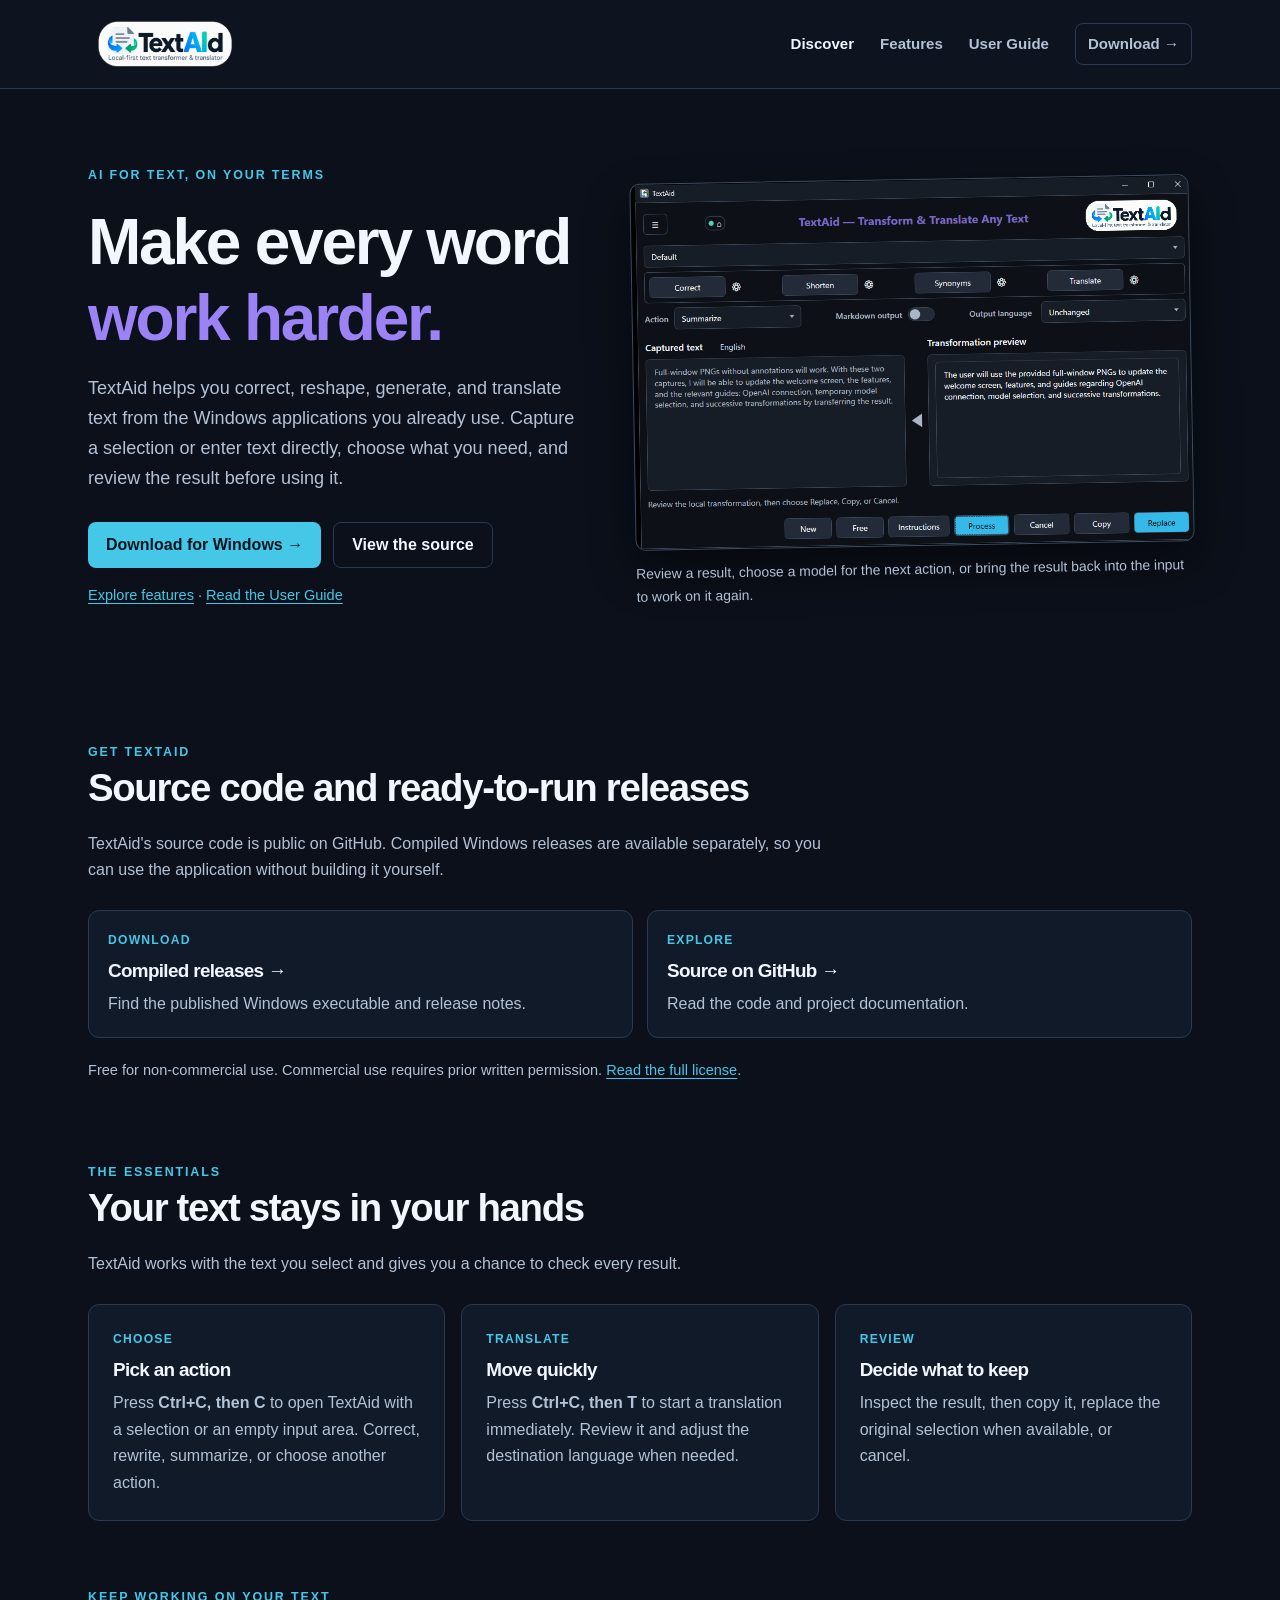
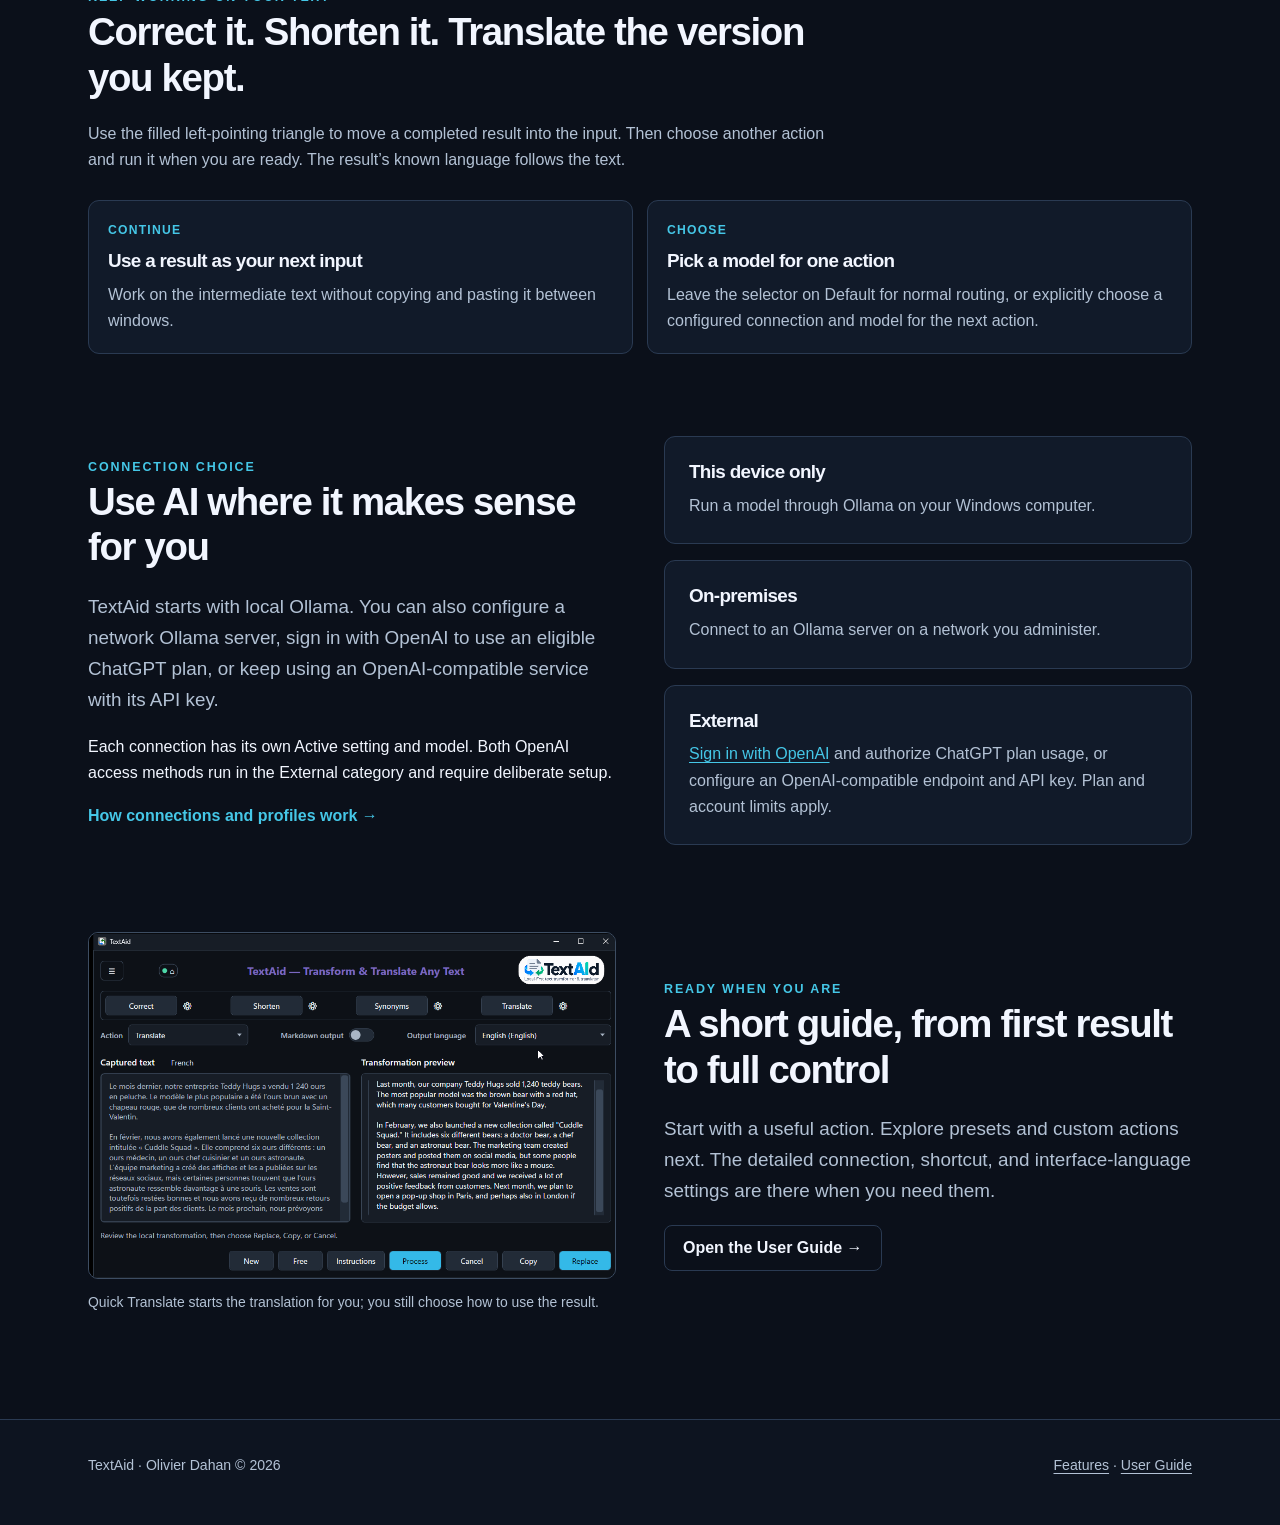
<file: site/index.html>
<!doctype html>
<html lang="en">
<head>
  <meta charset="utf-8">
  <meta name="viewport" content="width=device-width, initial-scale=1">
  <meta name="description" content="TextAid is a local-first Windows tool to correct, transform, generate, and translate text with AI.">
  <title>TextAid — Transform and translate any text</title>
  <link rel="stylesheet" href="styles.css">
</head>
<body>
  <a class="skip" href="#main">Skip to content</a>
  <header class="site-header"><div class="header-inner">
    <a class="logo-link" href="index.html" aria-label="TextAid home"><img src="images/Logo-final.png" alt="TextAid" width="154" height="62"></a>
    <nav class="primary-nav" aria-label="Main navigation"><a href="index.html" aria-current="page">Discover</a><a href="features.html">Features</a><a href="guide.html">User Guide</a><a class="nav-cta" href="https://github.com/odahan/TextAid/releases">Download →</a></nav>
  </div></header>
  <main id="main">
    <div class="container hero">
      <div class="hero-copy"><span class="eyebrow">AI for text, on your terms</span><h1>Make every word <em>work harder.</em></h1><p>TextAid helps you correct, reshape, generate, and translate text from the Windows applications you already use. Capture a selection or enter text directly, choose what you need, and review the result before using it.</p><div class="button-row"><a class="button button-primary" href="https://github.com/odahan/TextAid/releases">Download for Windows →</a><a class="button button-outline" href="https://github.com/odahan/TextAid">View the source</a></div><p class="hero-follow"><a href="features.html">Explore features</a> · <a href="guide.html">Read the User Guide</a></p></div>
      <figure class="hero-image"><a href="images/07-DefaultModel.png" target="_blank" rel="noopener" aria-label="Open full-size screenshot in a new tab"><img src="images/07-DefaultModel.png" alt="TextAid showing a completed summary, the model selector on Default, and a left-pointing transfer triangle between input and result" width="966" height="633"></a><figcaption>Review a result, choose a model for the next action, or bring the result back into the input to work on it again.</figcaption></figure>
    </div>
    <section class="container section" aria-labelledby="get-textaid"><div class="section-head"><span class="eyebrow">Get TextAid</span><h2 id="get-textaid">Source code and ready-to-run releases</h2><p>TextAid's source code is public on GitHub. Compiled Windows releases are available separately, so you can use the application without building it yourself.</p></div><div class="mini-grid"><div class="panel"><div class="tag">Download</div><h3><a href="https://github.com/odahan/TextAid/releases">Compiled releases →</a></h3><p>Find the published Windows executable and release notes.</p></div><div class="panel"><div class="tag">Explore</div><h3><a href="https://github.com/odahan/TextAid">Source on GitHub →</a></h3><p>Read the code and project documentation.</p></div></div><p class="license-note">Free for non-commercial use. Commercial use requires prior written permission. <a href="https://github.com/odahan/TextAid/blob/master/license.md">Read the full license</a>.</p></section>
    <section class="container section" aria-labelledby="three-ways"><div class="section-head"><span class="eyebrow">The essentials</span><h2 id="three-ways">Your text stays in your hands</h2><p>TextAid works with the text you select and gives you a chance to check every result.</p></div><div class="feature-grid">
      <article class="panel"><div class="tag">Choose</div><h3><a href="guide-first-result.html">Pick an action</a></h3><p>Press <strong>Ctrl+C, then C</strong> to open TextAid with a selection or an empty input area. Correct, rewrite, summarize, or choose another action.</p></article>
      <article class="panel"><div class="tag">Translate</div><h3><a href="guide-quick-translate.html">Move quickly</a></h3><p>Press <strong>Ctrl+C, then T</strong> to start a translation immediately. Review it and adjust the destination language when needed.</p></article>
      <article class="panel"><div class="tag">Review</div><h3><a href="guide-workspace.html">Decide what to keep</a></h3><p>Inspect the result, then copy it, replace the original selection when available, or cancel.</p></article>
    </div></section>
    <section class="container section" aria-labelledby="next-step"><div class="section-head"><span class="eyebrow">Keep working on your text</span><h2 id="next-step">Correct it. Shorten it. Translate the version you kept.</h2><p>Use the filled left-pointing triangle to move a completed result into the input. Then choose another action and run it when you are ready. The result’s known language follows the text.</p></div><div class="mini-grid"><article class="panel"><div class="tag">Continue</div><h3><a href="guide-workspace.html#transfer-result">Use a result as your next input</a></h3><p>Work on the intermediate text without copying and pasting it between windows.</p></article><article class="panel"><div class="tag">Choose</div><h3><a href="guide-workspace.html#next-action-model">Pick a model for one action</a></h3><p>Leave the selector on Default for normal routing, or explicitly choose a configured connection and model for the next action.</p></article></div></section>
    <section class="container section split" aria-labelledby="connection-choice"><div><span class="eyebrow">Connection choice</span><h2 id="connection-choice">Use AI where it makes sense for you</h2><p class="lead">TextAid starts with local Ollama. You can also configure a network Ollama server, sign in with OpenAI to use an eligible ChatGPT plan, or keep using an OpenAI-compatible service with its API key.</p><p>Each connection has its own Active setting and model. Both OpenAI access methods run in the External category and require deliberate setup.</p><a class="text-link" href="guide-settings.html#connections">How connections and profiles work</a></div><div class="choice-grid" style="grid-template-columns:1fr"><div class="panel"><h3>This device only</h3><p>Run a model through Ollama on your Windows computer.</p></div><div class="panel"><h3>On-premises</h3><p>Connect to an Ollama server on a network you administer.</p></div><div class="panel"><h3>External</h3><p><a href="guide-settings.html#openai-sign-in">Sign in with OpenAI</a> and authorize ChatGPT plan usage, or configure an OpenAI-compatible endpoint and API key. Plan and account limits apply.</p></div></div></section>
    <section class="container section split" aria-labelledby="documentation"><figure class="figure"><a href="images/02-quick-translate.png" target="_blank" rel="noopener" aria-label="Open full-size screenshot in a new tab"><img src="images/02-quick-translate.png" alt="TextAid translating French text into English" width="966" height="633"></a><figcaption>Quick Translate starts the translation for you; you still choose how to use the result.</figcaption></figure><div><span class="eyebrow">Ready when you are</span><h2 id="documentation">A short guide, from first result to full control</h2><p class="lead">Start with a useful action. Explore presets and custom actions next. The detailed connection, shortcut, and interface-language settings are there when you need them.</p><a class="button button-outline" href="guide.html">Open the User Guide →</a></div></section>
  </main>
  <footer class="site-footer"><div class="footer-inner"><p>TextAid · Olivier Dahan © 2026</p><p><a href="features.html">Features</a> · <a href="guide.html">User Guide</a></p></div></footer>
</body>
</html>
</file>
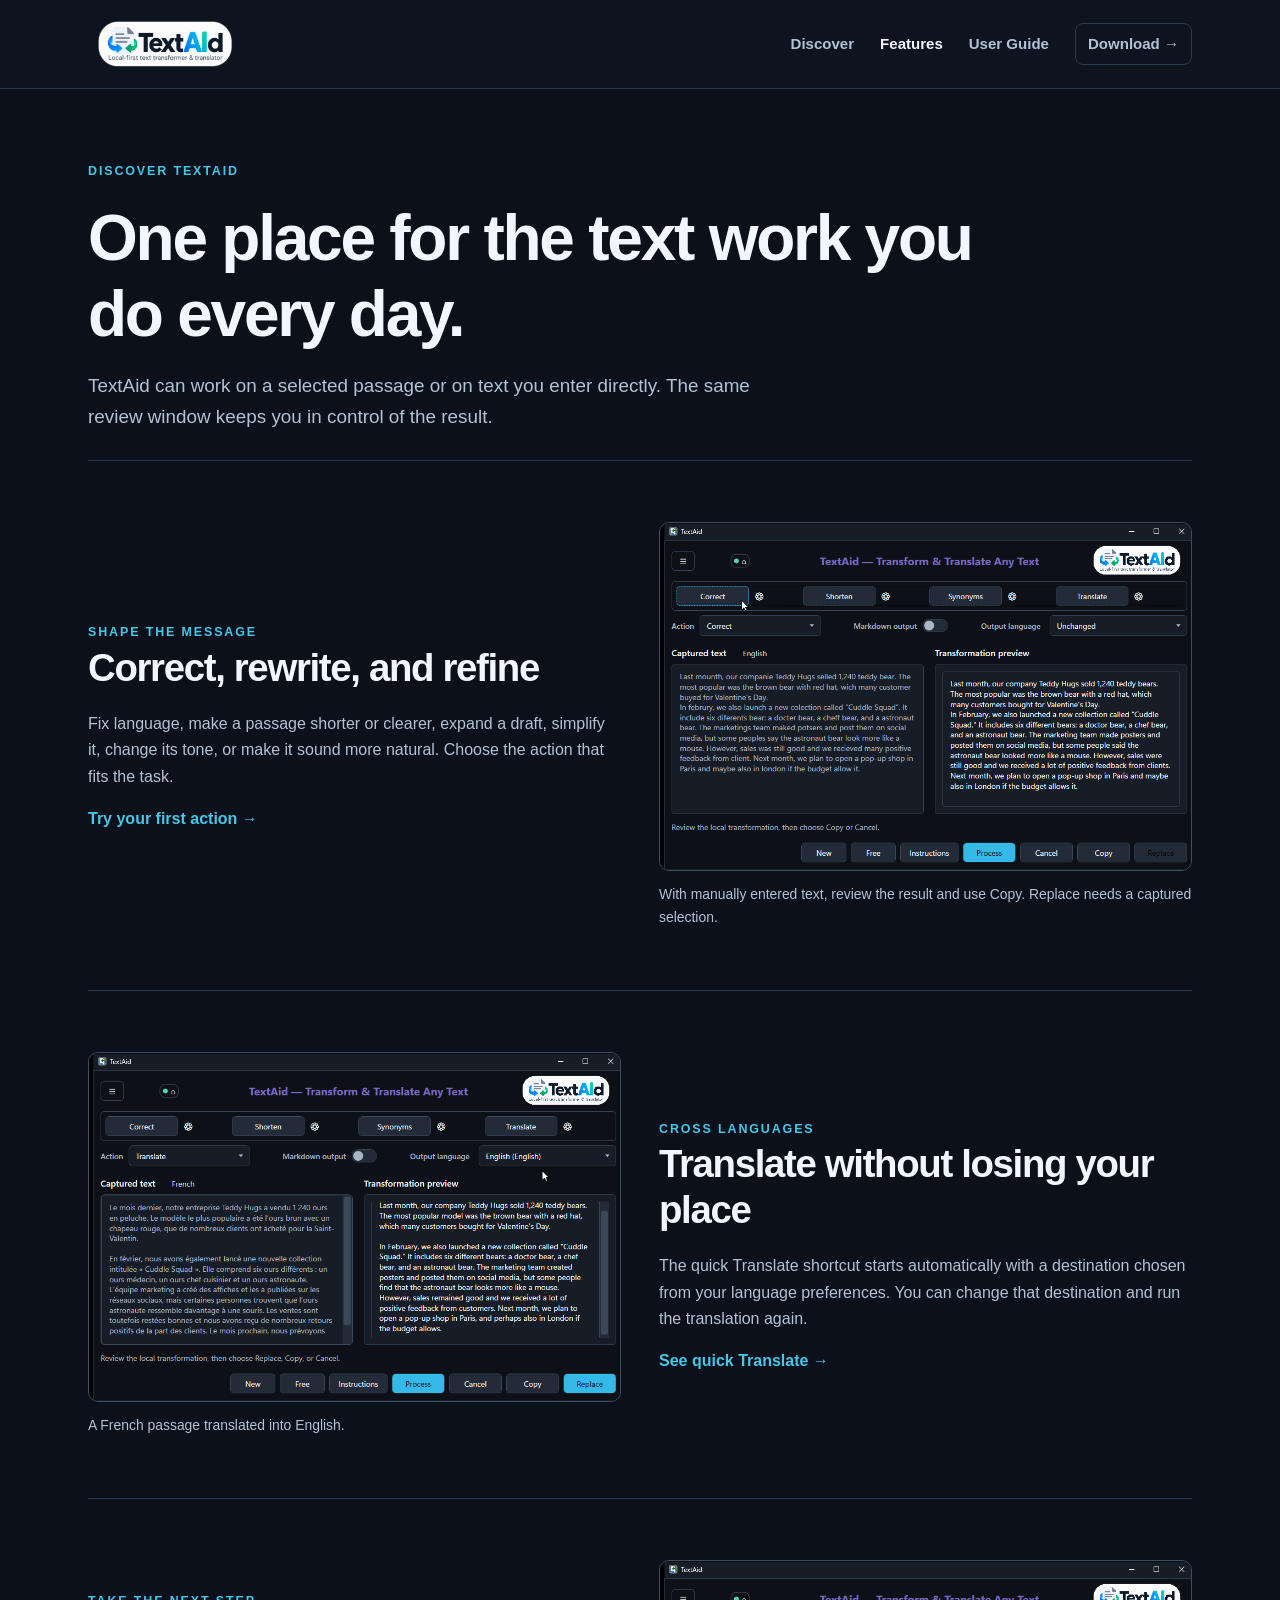
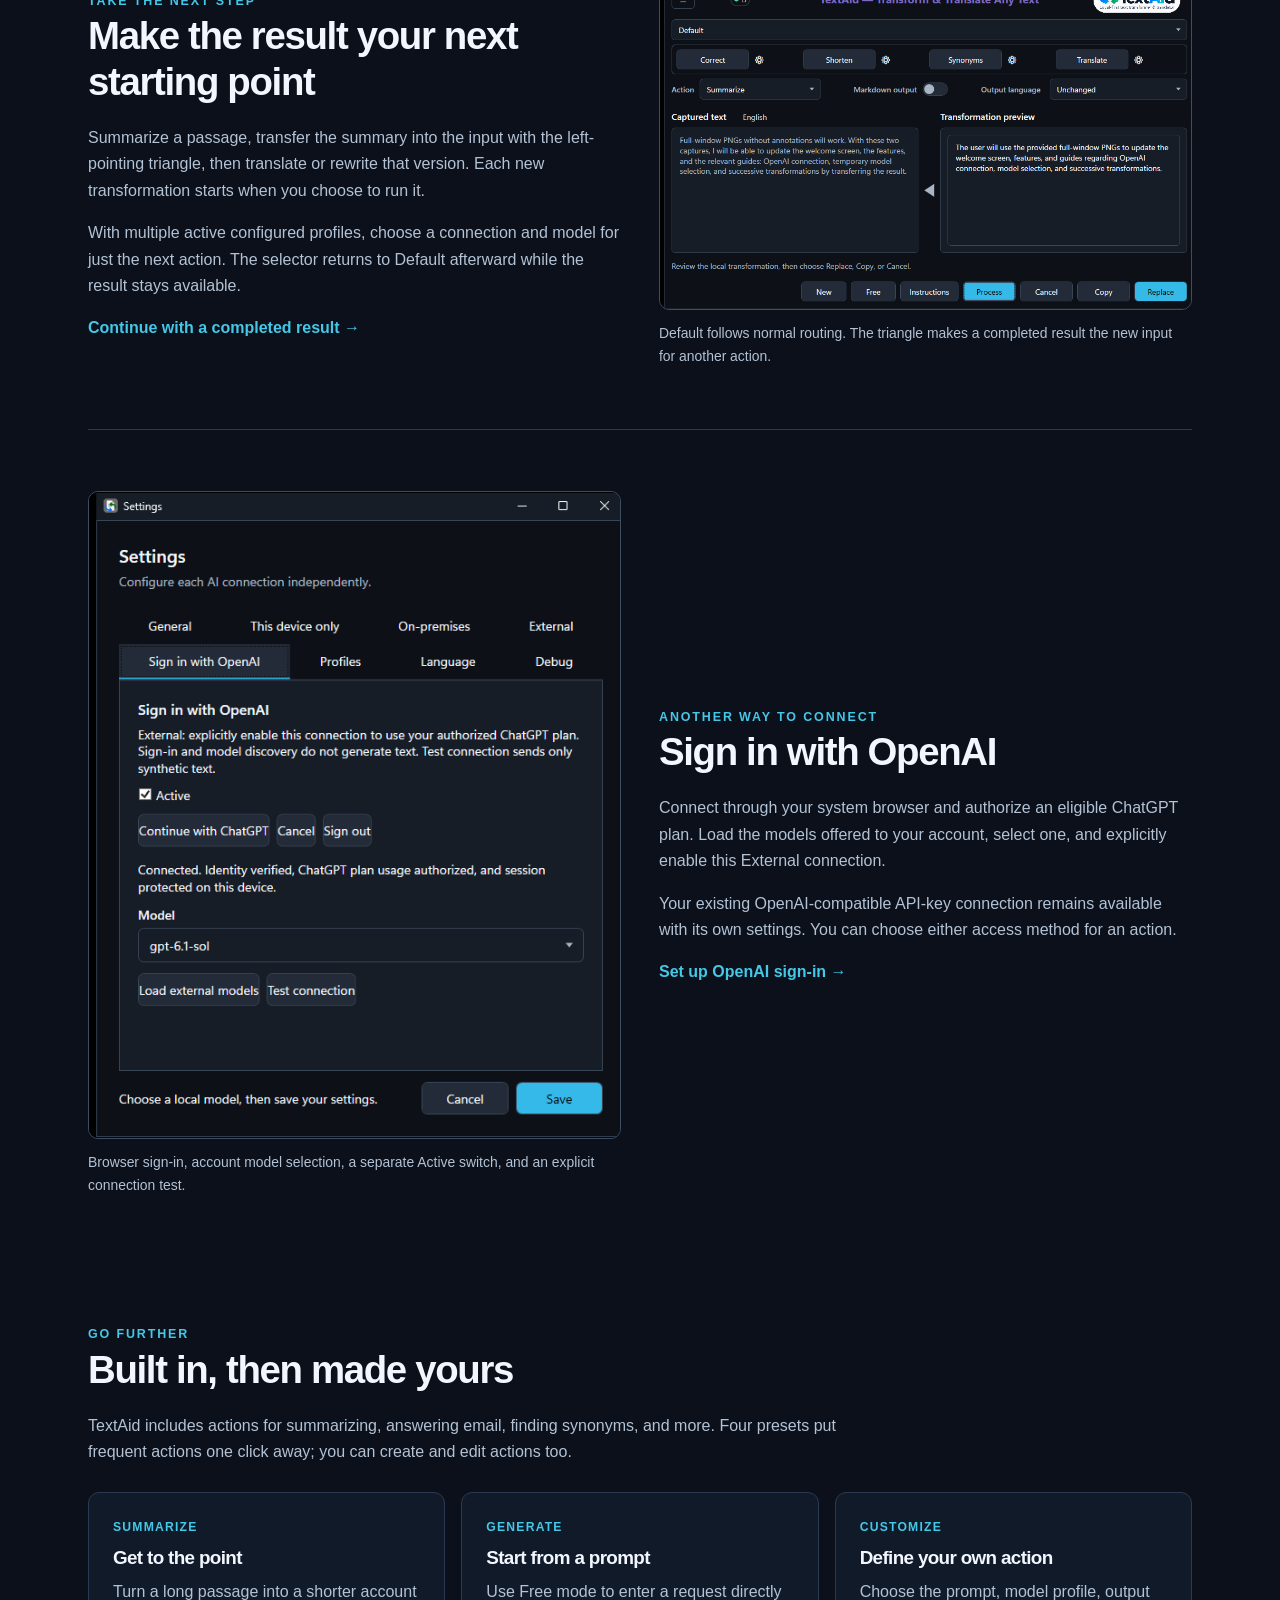
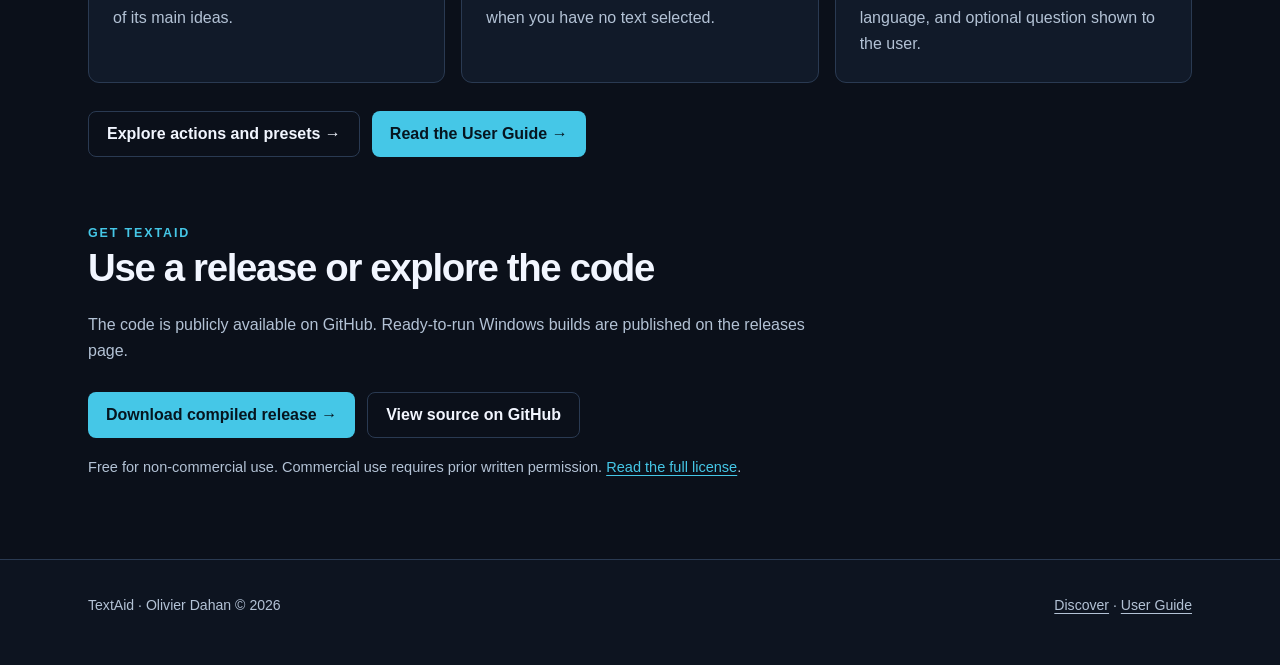
<file: site/features.html>
<!doctype html>
<html lang="en">
<head><meta charset="utf-8"><meta name="viewport" content="width=device-width, initial-scale=1"><meta name="description" content="Explore TextAid's text actions, OpenAI sign-in, one-action model choice, result transfer, and quick translation."><title>Features — TextAid</title><link rel="stylesheet" href="styles.css"></head>
<body>
  <a class="skip" href="#main">Skip to content</a>
  <header class="site-header"><div class="header-inner"><a class="logo-link" href="index.html" aria-label="TextAid home"><img src="images/Logo-final.png" alt="TextAid" width="154" height="62"></a><nav class="primary-nav" aria-label="Main navigation"><a href="index.html">Discover</a><a href="features.html" aria-current="page">Features</a><a href="guide.html">User Guide</a><a class="nav-cta" href="https://github.com/odahan/TextAid/releases">Download →</a></nav></div></header>
  <main id="main" class="container">
    <header class="page-heading"><span class="eyebrow">Discover TextAid</span><h1>One place for the text work you do every day.</h1><p class="lead">TextAid can work on a selected passage or on text you enter directly. The same review window keeps you in control of the result.</p></header>
    <section class="story" aria-labelledby="transform"><div><span class="eyebrow">Shape the message</span><h2 id="transform">Correct, rewrite, and refine</h2><p>Fix language, make a passage shorter or clearer, expand a draft, simplify it, change its tone, or make it sound more natural. Choose the action that fits the task.</p><a class="text-link" href="guide-first-result.html">Try your first action</a></div><figure class="figure"><a href="images/01-choose-result.png" target="_blank" rel="noopener" aria-label="Open full-size screenshot in a new tab"><img src="images/01-choose-result.png" alt="TextAid showing manually entered text and a corrected result" width="966" height="633"></a><figcaption>With manually entered text, review the result and use Copy. Replace needs a captured selection.</figcaption></figure></section>
    <section class="story" aria-labelledby="translate"><div><span class="eyebrow">Cross languages</span><h2 id="translate">Translate without losing your place</h2><p>The quick Translate shortcut starts automatically with a destination chosen from your language preferences. You can change that destination and run the translation again.</p><a class="text-link" href="guide-quick-translate.html">See quick Translate</a></div><figure class="figure"><a href="images/02-quick-translate.png" target="_blank" rel="noopener" aria-label="Open full-size screenshot in a new tab"><img src="images/02-quick-translate.png" alt="French text and its English translation in TextAid" width="966" height="633"></a><figcaption>A French passage translated into English.</figcaption></figure></section>
    <section class="story" aria-labelledby="continue"><div><span class="eyebrow">Take the next step</span><h2 id="continue">Make the result your next starting point</h2><p>Summarize a passage, transfer the summary into the input with the left-pointing triangle, then translate or rewrite that version. Each new transformation starts when you choose to run it.</p><p>With multiple active configured profiles, choose a connection and model for just the next action. The selector returns to Default afterward while the result stays available.</p><a class="text-link" href="guide-workspace.html#transfer-result">Continue with a completed result</a></div><figure class="figure"><a href="images/07-DefaultModel.png" target="_blank" rel="noopener" aria-label="Open full-size screenshot in a new tab"><img src="images/07-DefaultModel.png" alt="TextAid's completed summary with the Default model selector and the left-pointing result-to-input triangle" width="966" height="633" loading="lazy"></a><figcaption>Default follows normal routing. The triangle makes a completed result the new input for another action.</figcaption></figure></section>
    <section class="story" aria-labelledby="openai"><div><span class="eyebrow">Another way to connect</span><h2 id="openai">Sign in with OpenAI</h2><p>Connect through your system browser and authorize an eligible ChatGPT plan. Load the models offered to your account, select one, and explicitly enable this External connection.</p><p>Your existing OpenAI-compatible API-key connection remains available with its own settings. You can choose either access method for an action.</p><a class="text-link" href="guide-settings.html#openai-sign-in">Set up OpenAI sign-in</a></div><figure class="figure figure-settings"><a href="images/08-SignInOpenAI.png" target="_blank" rel="noopener" aria-label="Open full-size screenshot in a new tab"><img src="images/08-SignInOpenAI.png" alt="Sign in with OpenAI settings showing an active authorized connection and a selected account model" width="586" height="713" loading="lazy"></a><figcaption>Browser sign-in, account model selection, a separate Active switch, and an explicit connection test.</figcaption></figure></section>
    <section class="section" aria-labelledby="more"><div class="section-head"><span class="eyebrow">Go further</span><h2 id="more">Built in, then made yours</h2><p>TextAid includes actions for summarizing, answering email, finding synonyms, and more. Four presets put frequent actions one click away; you can create and edit actions too.</p></div><div class="feature-grid"><article class="panel"><div class="tag">Summarize</div><h3>Get to the point</h3><p>Turn a long passage into a shorter account of its main ideas.</p></article><article class="panel"><div class="tag">Generate</div><h3>Start from a prompt</h3><p>Use Free mode to enter a request directly when you have no text selected.</p></article><article class="panel"><div class="tag">Customize</div><h3>Define your own action</h3><p>Choose the prompt, model profile, output language, and optional question shown to the user.</p></article></div><div class="button-row"><a class="button button-outline" href="guide-actions.html">Explore actions and presets →</a><a class="button button-primary" href="guide.html">Read the User Guide →</a></div></section>
    <section class="section" aria-labelledby="get"><div class="section-head"><span class="eyebrow">Get TextAid</span><h2 id="get">Use a release or explore the code</h2><p>The code is publicly available on GitHub. Ready-to-run Windows builds are published on the releases page.</p></div><div class="button-row"><a class="button button-primary" href="https://github.com/odahan/TextAid/releases">Download compiled release →</a><a class="button button-outline" href="https://github.com/odahan/TextAid">View source on GitHub</a></div><p class="license-note">Free for non-commercial use. Commercial use requires prior written permission. <a href="https://github.com/odahan/TextAid/blob/master/license.md">Read the full license</a>.</p></section>
  </main>
  <footer class="site-footer"><div class="footer-inner"><p>TextAid · Olivier Dahan © 2026</p><p><a href="index.html">Discover</a> · <a href="guide.html">User Guide</a></p></div></footer>
</body></html>
</file>
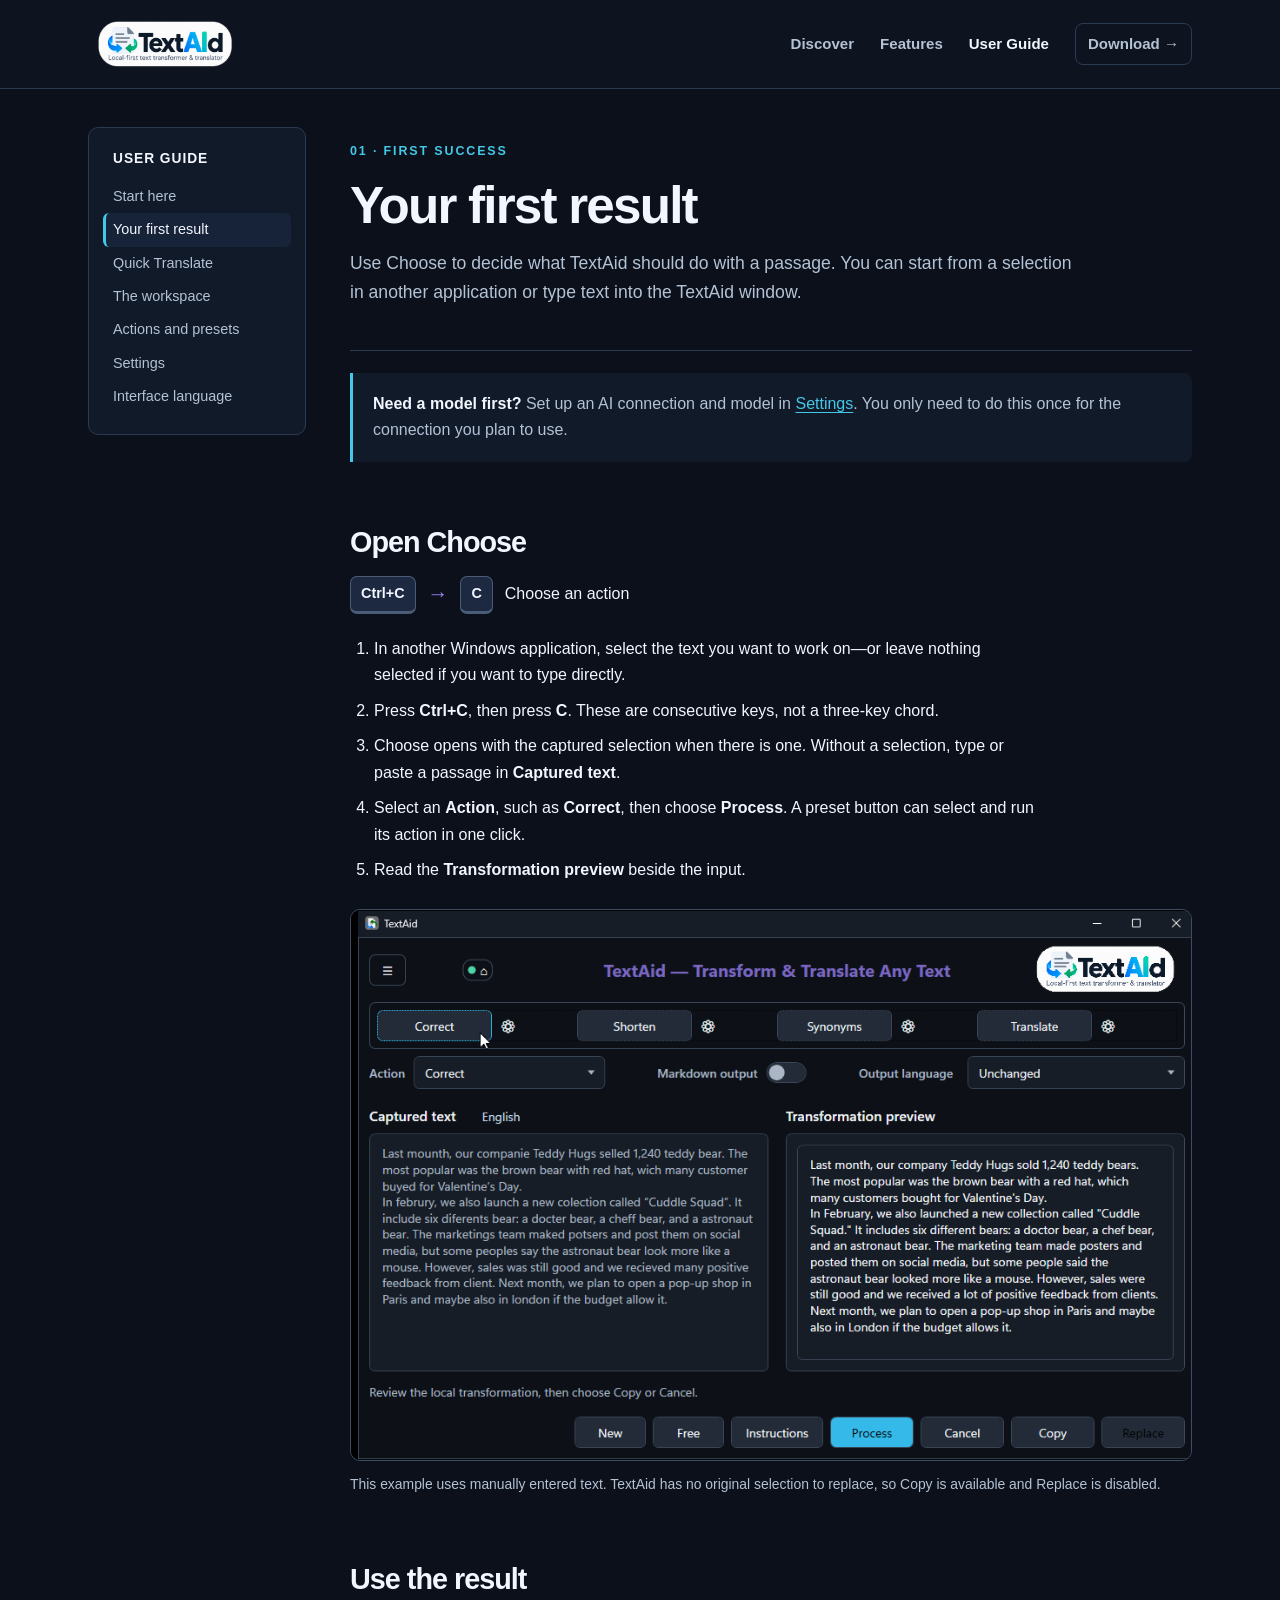
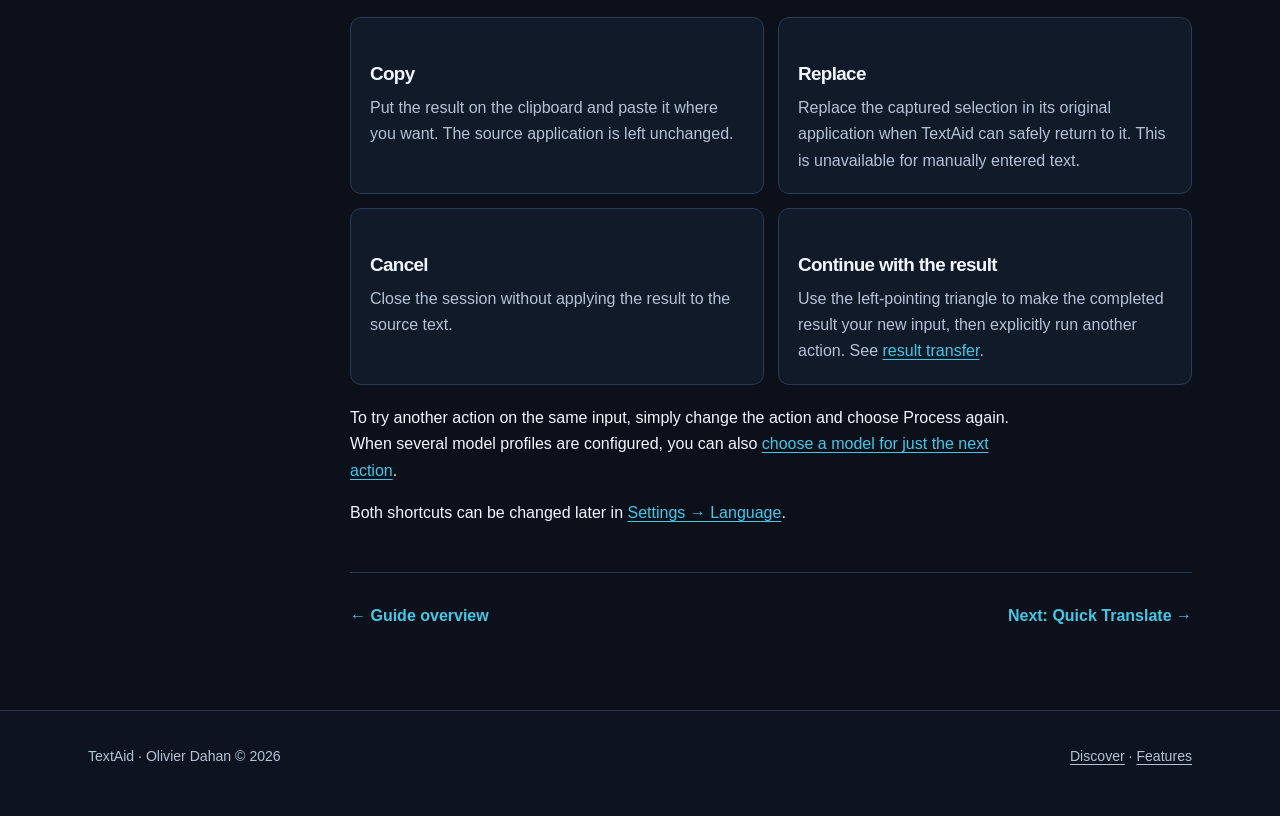
<file: site/guide-first-result.html>
<!doctype html>
<html lang="en">
<head><meta charset="utf-8"><meta name="viewport" content="width=device-width, initial-scale=1"><meta name="description" content="Get your first TextAid result using the Choose shortcut, then review, copy, or replace it."><title>Your first result — TextAid User Guide</title><link rel="stylesheet" href="styles.css"></head>
<body>
  <a class="skip" href="#main">Skip to content</a>
  <header class="site-header"><div class="header-inner"><a class="logo-link" href="index.html" aria-label="TextAid home"><img src="images/Logo-final.png" alt="TextAid" width="154" height="62"></a><nav class="primary-nav" aria-label="Main navigation"><a href="index.html">Discover</a><a href="features.html">Features</a><a href="guide.html" aria-current="page">User Guide</a><a class="nav-cta" href="https://github.com/odahan/TextAid/releases">Download →</a></nav></div></header>
  <main id="main" class="guide-shell"><nav class="guide-nav" aria-label="Guide chapters"><strong>User Guide</strong><a href="guide.html">Start here</a><a href="guide-first-result.html" aria-current="page">Your first result</a><a href="guide-quick-translate.html">Quick Translate</a><a href="guide-workspace.html">The workspace</a><a href="guide-actions.html">Actions and presets</a><a href="guide-settings.html">Settings</a><a href="guide-interface-language.html">Interface language</a></nav>
    <article class="guide-content"><header><span class="eyebrow">01 · First success</span><h1>Your first result</h1><p class="lead">Use Choose to decide what TextAid should do with a passage. You can start from a selection in another application or type text into the TextAid window.</p></header>
      <div class="callout"><strong>Need a model first?</strong> Set up an AI connection and model in <a href="guide-settings.html#first-setup">Settings</a>. You only need to do this once for the connection you plan to use.</div>
      <section aria-labelledby="choose"><h2 id="choose">Open Choose</h2><div class="route"><span class="key">Ctrl+C</span><span class="arrow">→</span><span class="key">C</span><span>Choose an action</span></div><ol><li>In another Windows application, select the text you want to work on—or leave nothing selected if you want to type directly.</li><li>Press <strong>Ctrl+C</strong>, then press <strong>C</strong>. These are consecutive keys, not a three-key chord.</li><li>Choose opens with the captured selection when there is one. Without a selection, type or paste a passage in <strong>Captured text</strong>.</li><li>Select an <strong>Action</strong>, such as <strong>Correct</strong>, then choose <strong>Process</strong>. A preset button can select and run its action in one click.</li><li>Read the <strong>Transformation preview</strong> beside the input.</li></ol>
        <figure class="figure"><a href="images/01-choose-result.png" target="_blank" rel="noopener" aria-label="Open full-size screenshot in a new tab"><img src="images/01-choose-result.png" alt="Choose mode with manually entered text and a completed correction; Copy is available and Replace is disabled" width="966" height="633"></a><figcaption>This example uses manually entered text. TextAid has no original selection to replace, so Copy is available and Replace is disabled.</figcaption></figure>
      </section>
      <section aria-labelledby="use-result"><h2 id="use-result">Use the result</h2><div class="mini-grid"><div class="panel"><h3>Copy</h3><p>Put the result on the clipboard and paste it where you want. The source application is left unchanged.</p></div><div class="panel"><h3>Replace</h3><p>Replace the captured selection in its original application when TextAid can safely return to it. This is unavailable for manually entered text.</p></div><div class="panel"><h3>Cancel</h3><p>Close the session without applying the result to the source text.</p></div><div class="panel"><h3>Continue with the result</h3><p>Use the left-pointing triangle to make the completed result your new input, then explicitly run another action. See <a href="guide-workspace.html#transfer-result">result transfer</a>.</p></div></div><p>To try another action on the same input, simply change the action and choose Process again. When several model profiles are configured, you can also <a href="guide-workspace.html#next-action-model">choose a model for just the next action</a>.</p><p>Both shortcuts can be changed later in <a href="guide-settings.html#language-shortcuts">Settings → Language</a>.</p></section>
      <div class="pager"><a href="guide.html">← Guide overview</a><a href="guide-quick-translate.html">Next: Quick Translate →</a></div>
    </article>
  </main>
  <footer class="site-footer"><div class="footer-inner"><p>TextAid · Olivier Dahan © 2026</p><p><a href="index.html">Discover</a> · <a href="features.html">Features</a></p></div></footer>
</body></html>
</file>
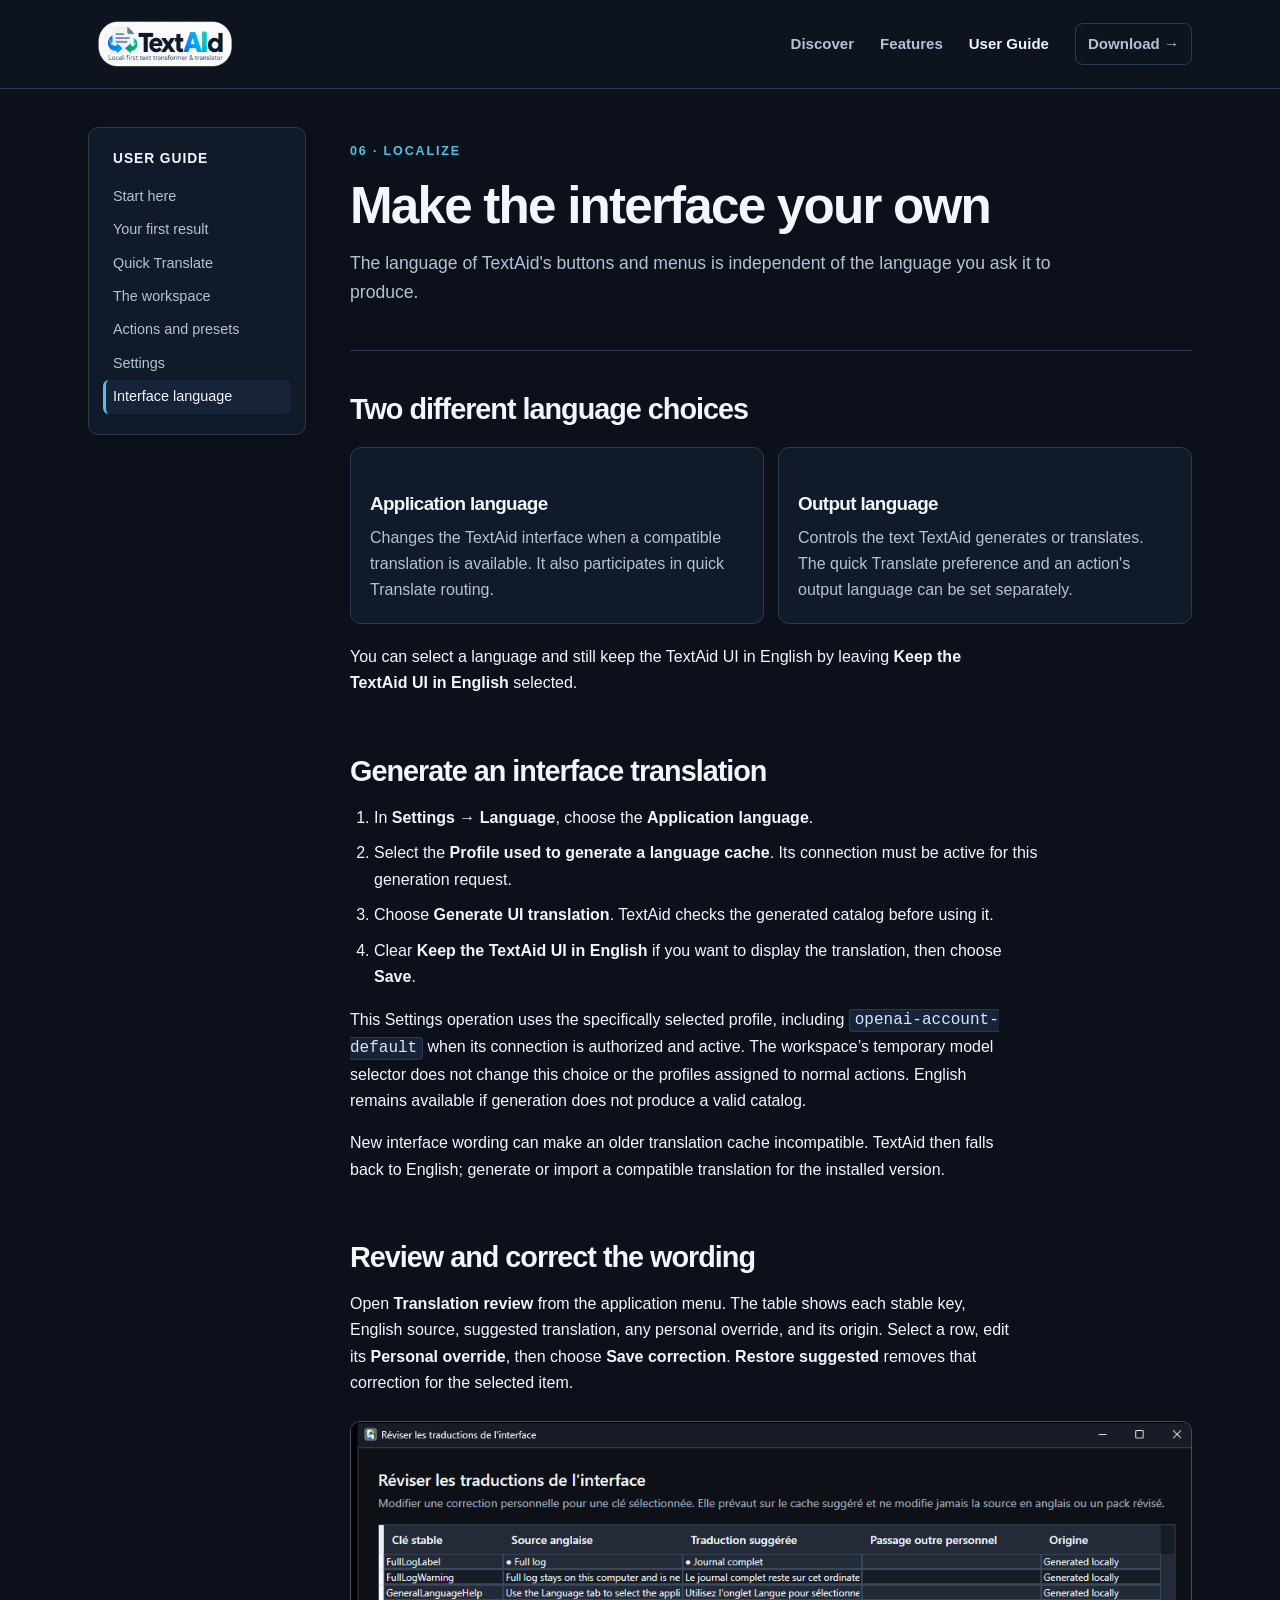
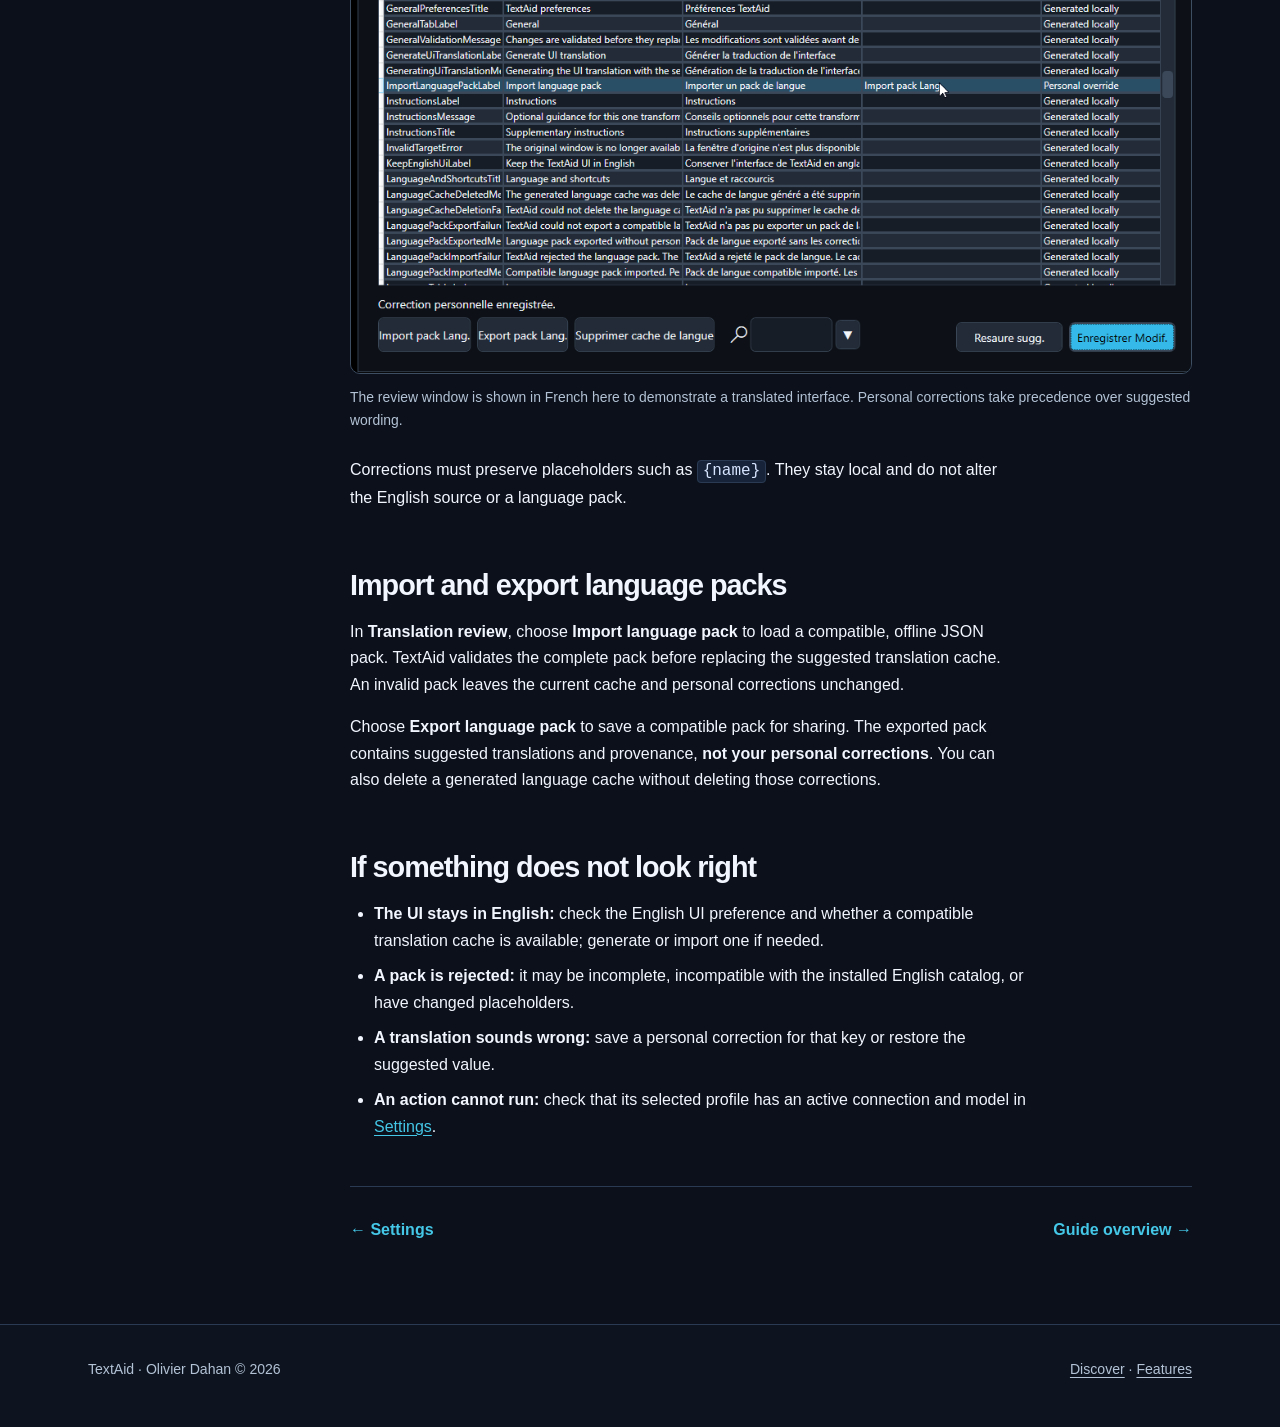
<file: site/guide-interface-language.html>
<!doctype html>
<html lang="en">
<head><meta charset="utf-8"><meta name="viewport" content="width=device-width, initial-scale=1"><meta name="description" content="Translate the TextAid interface, review personal corrections, and import or export language packs."><title>Interface language — TextAid User Guide</title><link rel="stylesheet" href="styles.css"></head>
<body>
  <a class="skip" href="#main">Skip to content</a>
  <header class="site-header"><div class="header-inner"><a class="logo-link" href="index.html" aria-label="TextAid home"><img src="images/Logo-final.png" alt="TextAid" width="154" height="62"></a><nav class="primary-nav" aria-label="Main navigation"><a href="index.html">Discover</a><a href="features.html">Features</a><a href="guide.html" aria-current="page">User Guide</a><a class="nav-cta" href="https://github.com/odahan/TextAid/releases">Download →</a></nav></div></header>
  <main id="main" class="guide-shell"><nav class="guide-nav" aria-label="Guide chapters"><strong>User Guide</strong><a href="guide.html">Start here</a><a href="guide-first-result.html">Your first result</a><a href="guide-quick-translate.html">Quick Translate</a><a href="guide-workspace.html">The workspace</a><a href="guide-actions.html">Actions and presets</a><a href="guide-settings.html">Settings</a><a href="guide-interface-language.html" aria-current="page">Interface language</a></nav>
    <article class="guide-content"><header><span class="eyebrow">06 · Localize</span><h1>Make the interface your own</h1><p class="lead">The language of TextAid's buttons and menus is independent of the language you ask it to produce.</p></header>
      <section aria-labelledby="distinction"><h2 id="distinction">Two different language choices</h2><div class="mini-grid"><div class="panel"><h3>Application language</h3><p>Changes the TextAid interface when a compatible translation is available. It also participates in quick Translate routing.</p></div><div class="panel"><h3>Output language</h3><p>Controls the text TextAid generates or translates. The quick Translate preference and an action's output language can be set separately.</p></div></div><p>You can select a language and still keep the TextAid UI in English by leaving <strong>Keep the TextAid UI in English</strong> selected.</p></section>
      <section aria-labelledby="generate"><h2 id="generate">Generate an interface translation</h2><ol><li>In <strong>Settings → Language</strong>, choose the <strong>Application language</strong>.</li><li>Select the <strong>Profile used to generate a language cache</strong>. Its connection must be active for this generation request.</li><li>Choose <strong>Generate UI translation</strong>. TextAid checks the generated catalog before using it.</li><li>Clear <strong>Keep the TextAid UI in English</strong> if you want to display the translation, then choose <strong>Save</strong>.</li></ol><p>This Settings operation uses the specifically selected profile, including <code>openai-account-default</code> when its connection is authorized and active. The workspace’s temporary model selector does not change this choice or the profiles assigned to normal actions. English remains available if generation does not produce a valid catalog.</p><p>New interface wording can make an older translation cache incompatible. TextAid then falls back to English; generate or import a compatible translation for the installed version.</p></section>
      <section aria-labelledby="review"><h2 id="review">Review and correct the wording</h2><p>Open <strong>Translation review</strong> from the application menu. The table shows each stable key, English source, suggested translation, any personal override, and its origin. Select a row, edit its <strong>Personal override</strong>, then choose <strong>Save correction</strong>. <strong>Restore suggested</strong> removes that correction for the selected item.</p><figure class="figure"><a href="images/06-translation-review.png" target="_blank" rel="noopener" aria-label="Open full-size screenshot in a new tab"><img src="images/06-translation-review.png" alt="French-language Translation review window showing English source, suggested French text, a personal override, and language-pack controls" width="1026" height="673"></a><figcaption>The review window is shown in French here to demonstrate a translated interface. Personal corrections take precedence over suggested wording.</figcaption></figure><p>Corrections must preserve placeholders such as <code>{name}</code>. They stay local and do not alter the English source or a language pack.</p></section>
      <section aria-labelledby="packs"><h2 id="packs">Import and export language packs</h2><p>In <strong>Translation review</strong>, choose <strong>Import language pack</strong> to load a compatible, offline JSON pack. TextAid validates the complete pack before replacing the suggested translation cache. An invalid pack leaves the current cache and personal corrections unchanged.</p><p>Choose <strong>Export language pack</strong> to save a compatible pack for sharing. The exported pack contains suggested translations and provenance, <strong>not your personal corrections</strong>. You can also delete a generated language cache without deleting those corrections.</p></section>
      <section aria-labelledby="trouble"><h2 id="trouble">If something does not look right</h2><ul><li><strong>The UI stays in English:</strong> check the English UI preference and whether a compatible translation cache is available; generate or import one if needed.</li><li><strong>A pack is rejected:</strong> it may be incomplete, incompatible with the installed English catalog, or have changed placeholders.</li><li><strong>A translation sounds wrong:</strong> save a personal correction for that key or restore the suggested value.</li><li><strong>An action cannot run:</strong> check that its selected profile has an active connection and model in <a href="guide-settings.html#connections">Settings</a>.</li></ul></section>
      <div class="pager"><a href="guide-settings.html">← Settings</a><a href="guide.html">Guide overview →</a></div>
    </article>
  </main>
  <footer class="site-footer"><div class="footer-inner"><p>TextAid · Olivier Dahan © 2026</p><p><a href="index.html">Discover</a> · <a href="features.html">Features</a></p></div></footer>
</body></html>
</file>
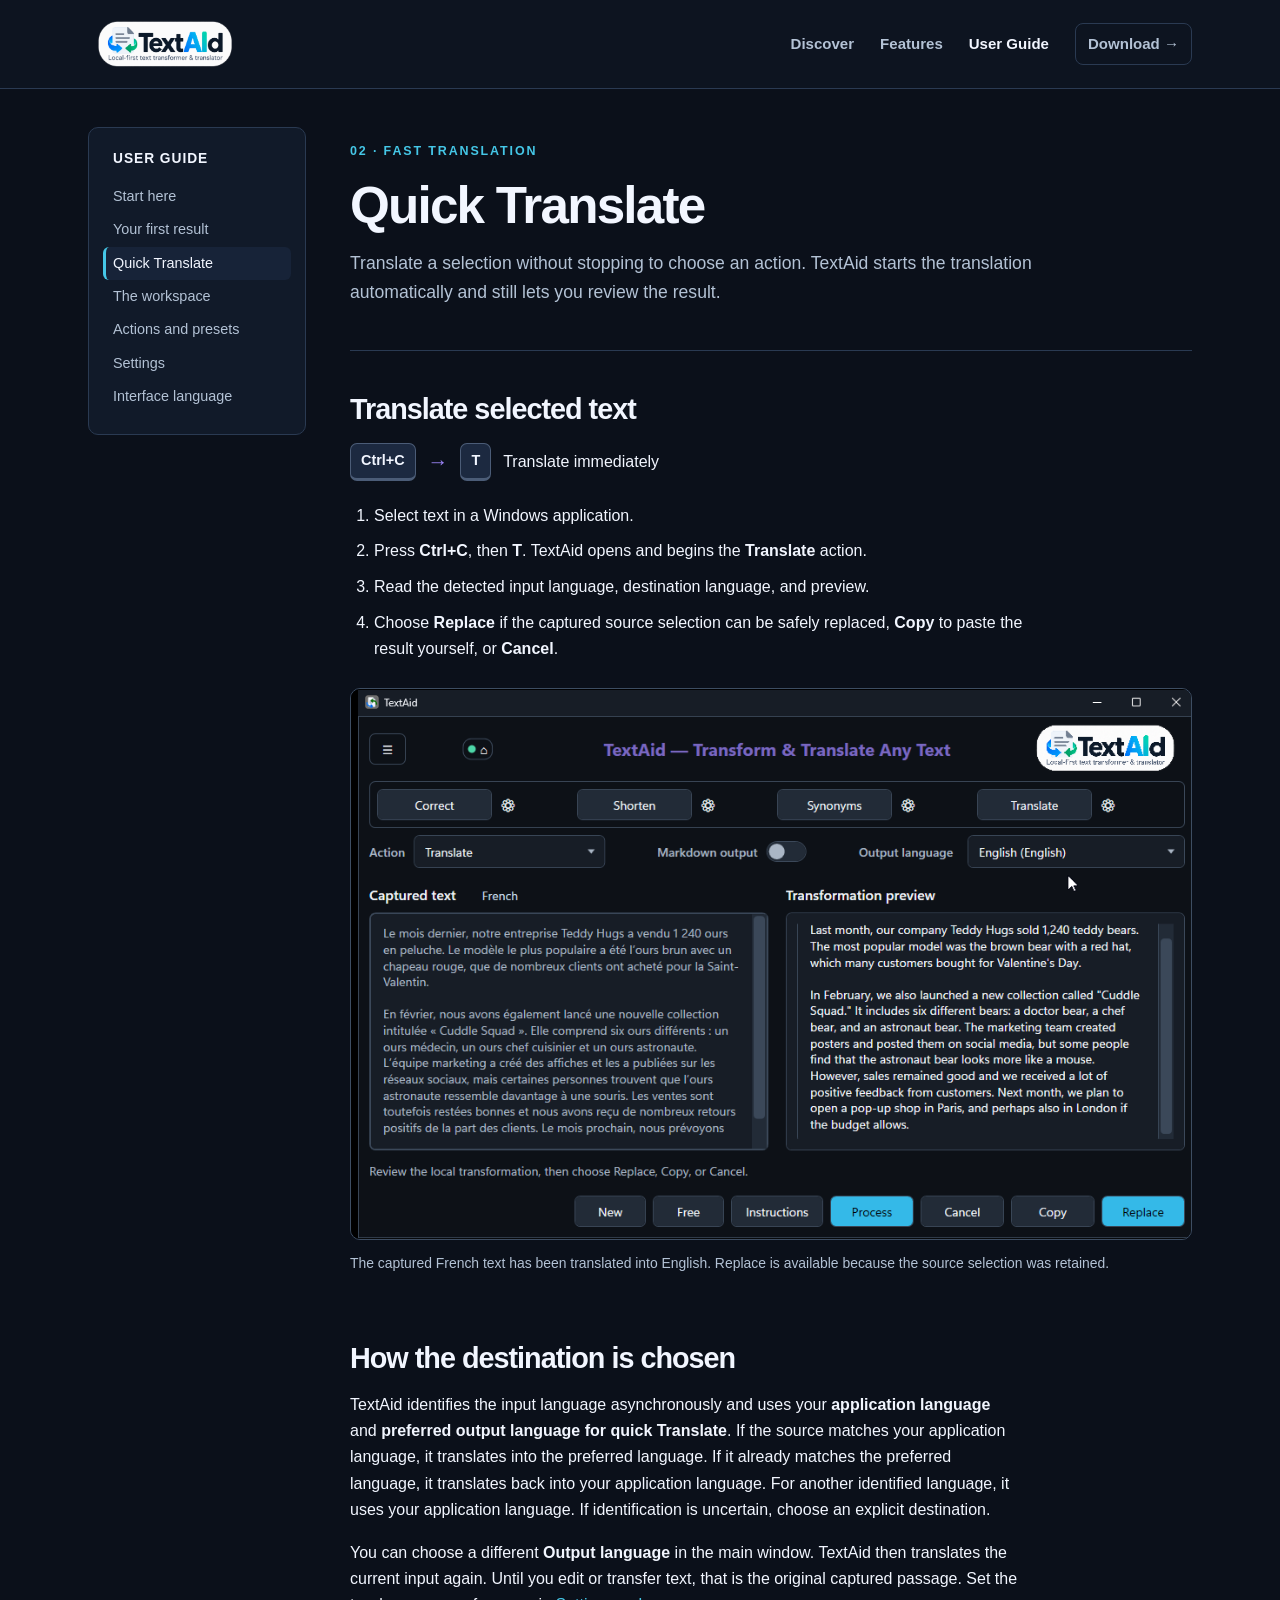
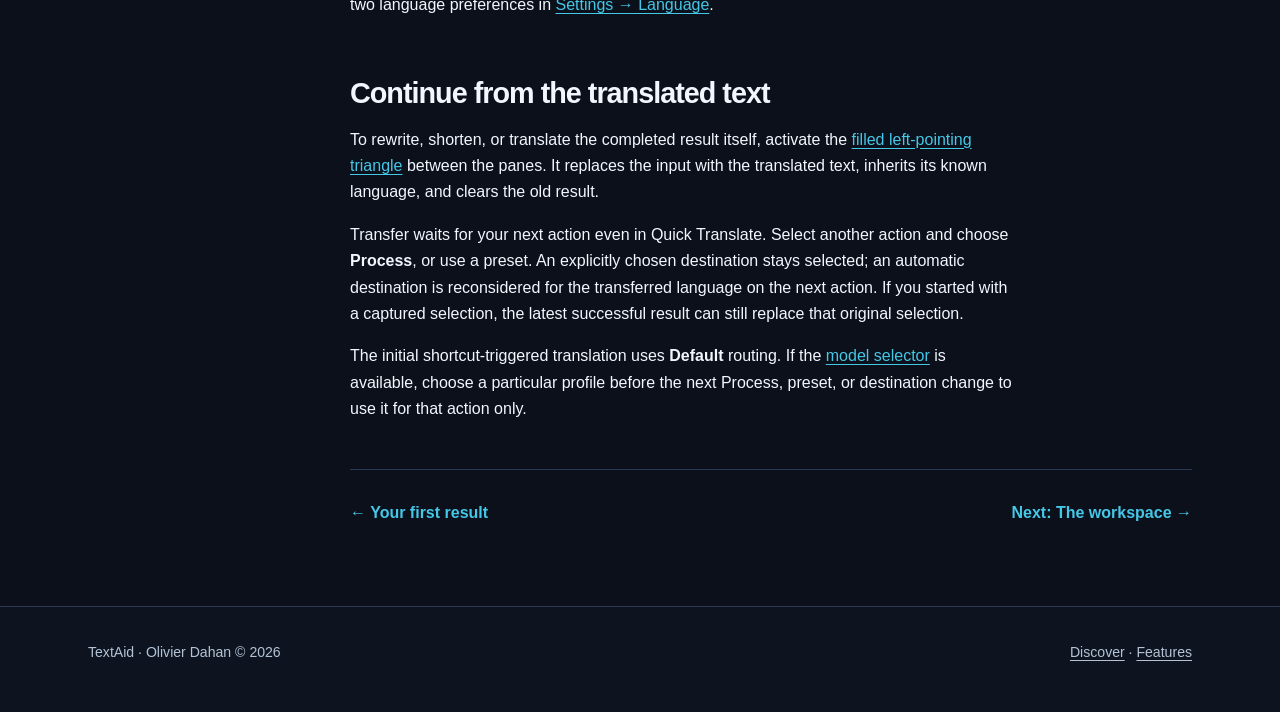
<file: site/guide-quick-translate.html>
<!doctype html>
<html lang="en">
<head><meta charset="utf-8"><meta name="viewport" content="width=device-width, initial-scale=1"><meta name="description" content="Translate selected text immediately with TextAid's quick Translate shortcut."><title>Quick Translate — TextAid User Guide</title><link rel="stylesheet" href="styles.css"></head>
<body>
  <a class="skip" href="#main">Skip to content</a>
  <header class="site-header"><div class="header-inner"><a class="logo-link" href="index.html" aria-label="TextAid home"><img src="images/Logo-final.png" alt="TextAid" width="154" height="62"></a><nav class="primary-nav" aria-label="Main navigation"><a href="index.html">Discover</a><a href="features.html">Features</a><a href="guide.html" aria-current="page">User Guide</a><a class="nav-cta" href="https://github.com/odahan/TextAid/releases">Download →</a></nav></div></header>
  <main id="main" class="guide-shell"><nav class="guide-nav" aria-label="Guide chapters"><strong>User Guide</strong><a href="guide.html">Start here</a><a href="guide-first-result.html">Your first result</a><a href="guide-quick-translate.html" aria-current="page">Quick Translate</a><a href="guide-workspace.html">The workspace</a><a href="guide-actions.html">Actions and presets</a><a href="guide-settings.html">Settings</a><a href="guide-interface-language.html">Interface language</a></nav>
    <article class="guide-content"><header><span class="eyebrow">02 · Fast translation</span><h1>Quick Translate</h1><p class="lead">Translate a selection without stopping to choose an action. TextAid starts the translation automatically and still lets you review the result.</p></header>
      <section aria-labelledby="start"><h2 id="start">Translate selected text</h2><div class="route"><span class="key">Ctrl+C</span><span class="arrow">→</span><span class="key">T</span><span>Translate immediately</span></div><ol><li>Select text in a Windows application.</li><li>Press <strong>Ctrl+C</strong>, then <strong>T</strong>. TextAid opens and begins the <strong>Translate</strong> action.</li><li>Read the detected input language, destination language, and preview.</li><li>Choose <strong>Replace</strong> if the captured source selection can be safely replaced, <strong>Copy</strong> to paste the result yourself, or <strong>Cancel</strong>.</li></ol><figure class="figure"><a href="images/02-quick-translate.png" target="_blank" rel="noopener" aria-label="Open full-size screenshot in a new tab"><img src="images/02-quick-translate.png" alt="TextAid Quick Translate showing captured French text, English output, and an enabled Replace button" width="966" height="633"></a><figcaption>The captured French text has been translated into English. Replace is available because the source selection was retained.</figcaption></figure></section>
      <section aria-labelledby="destination"><h2 id="destination">How the destination is chosen</h2><p>TextAid identifies the input language asynchronously and uses your <strong>application language</strong> and <strong>preferred output language for quick Translate</strong>. If the source matches your application language, it translates into the preferred language. If it already matches the preferred language, it translates back into your application language. For another identified language, it uses your application language. If identification is uncertain, choose an explicit destination.</p><p>You can choose a different <strong>Output language</strong> in the main window. TextAid then translates the current input again. Until you edit or transfer text, that is the original captured passage. Set the two language preferences in <a href="guide-settings.html#language-shortcuts">Settings → Language</a>.</p></section>
      <section aria-labelledby="continue-translation"><h2 id="continue-translation">Continue from the translated text</h2><p>To rewrite, shorten, or translate the completed result itself, activate the <a href="guide-workspace.html#transfer-result">filled left-pointing triangle</a> between the panes. It replaces the input with the translated text, inherits its known language, and clears the old result.</p><p>Transfer waits for your next action even in Quick Translate. Select another action and choose <strong>Process</strong>, or use a preset. An explicitly chosen destination stays selected; an automatic destination is reconsidered for the transferred language on the next action. If you started with a captured selection, the latest successful result can still replace that original selection.</p><p>The initial shortcut-triggered translation uses <strong>Default</strong> routing. If the <a href="guide-workspace.html#next-action-model">model selector</a> is available, choose a particular profile before the next Process, preset, or destination change to use it for that action only.</p></section>
      <div class="pager"><a href="guide-first-result.html">← Your first result</a><a href="guide-workspace.html">Next: The workspace →</a></div>
    </article>
  </main>
  <footer class="site-footer"><div class="footer-inner"><p>TextAid · Olivier Dahan © 2026</p><p><a href="index.html">Discover</a> · <a href="features.html">Features</a></p></div></footer>
</body></html>
</file>
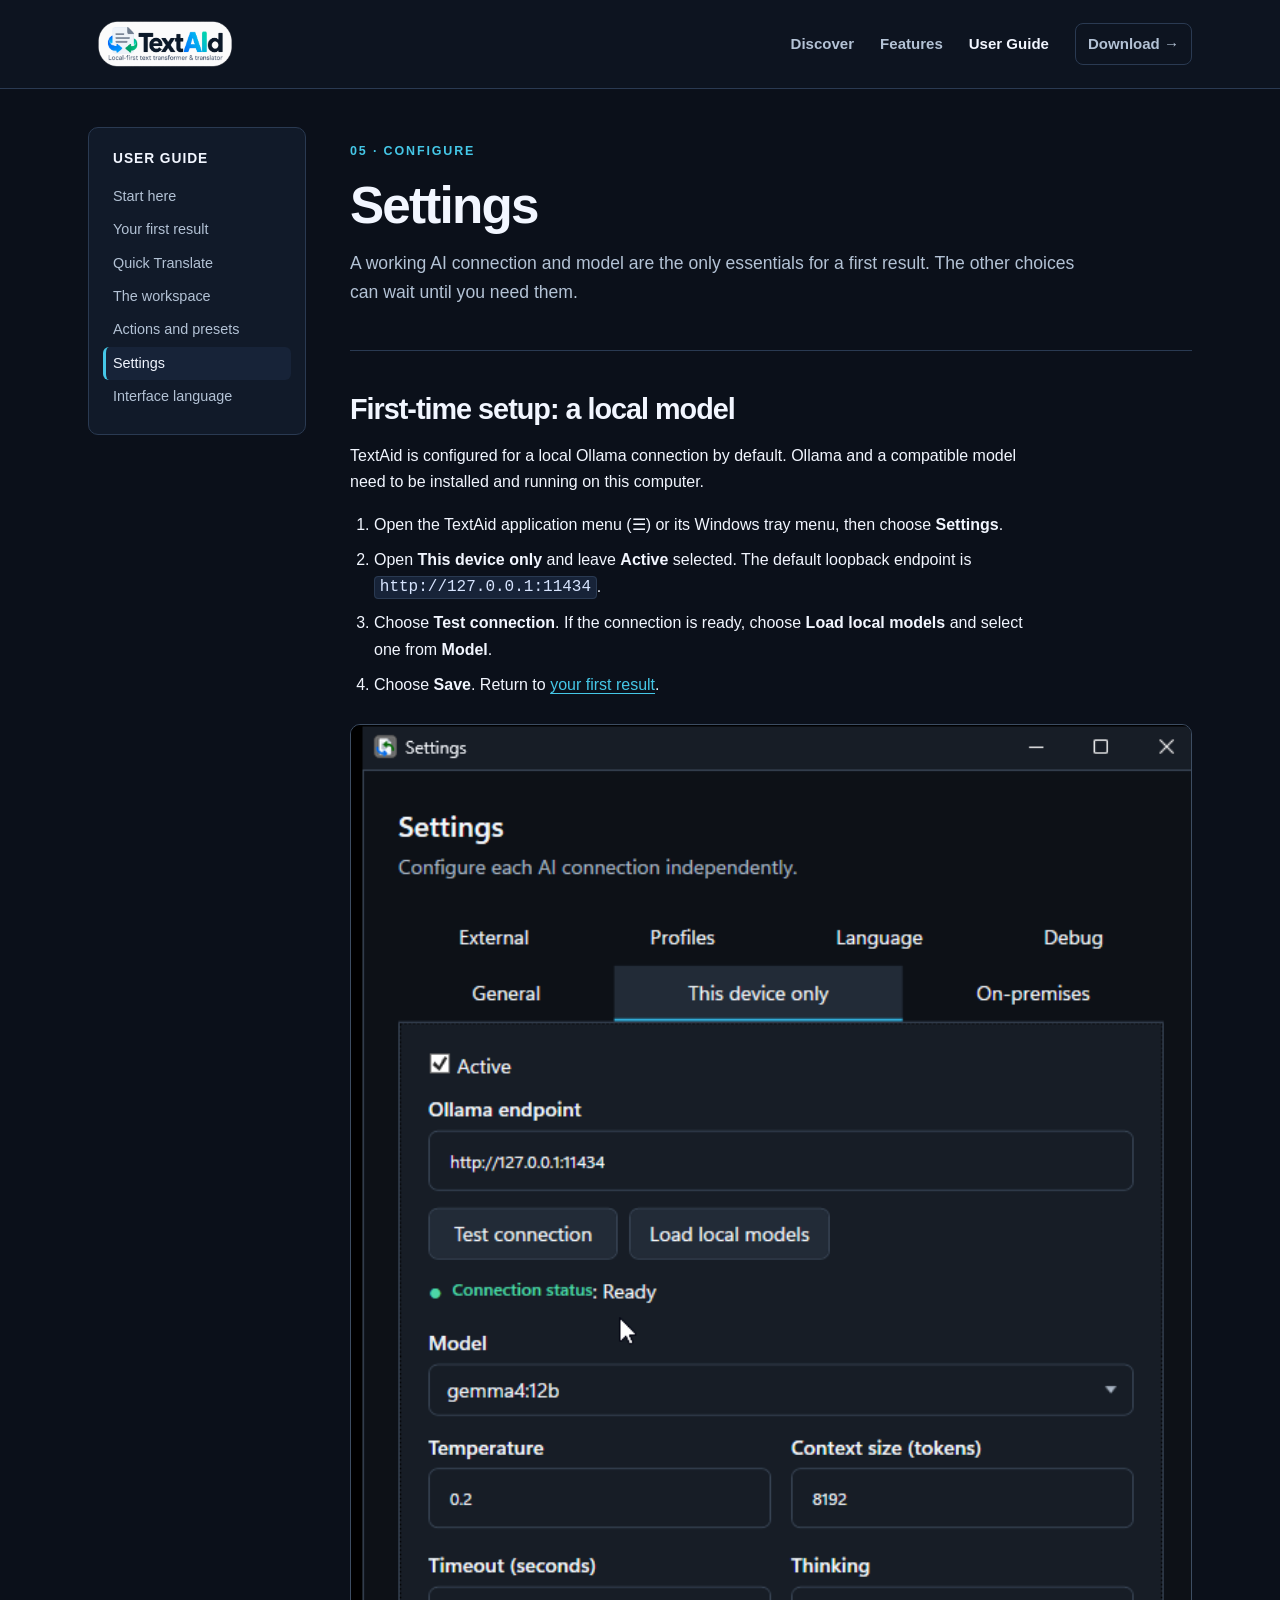
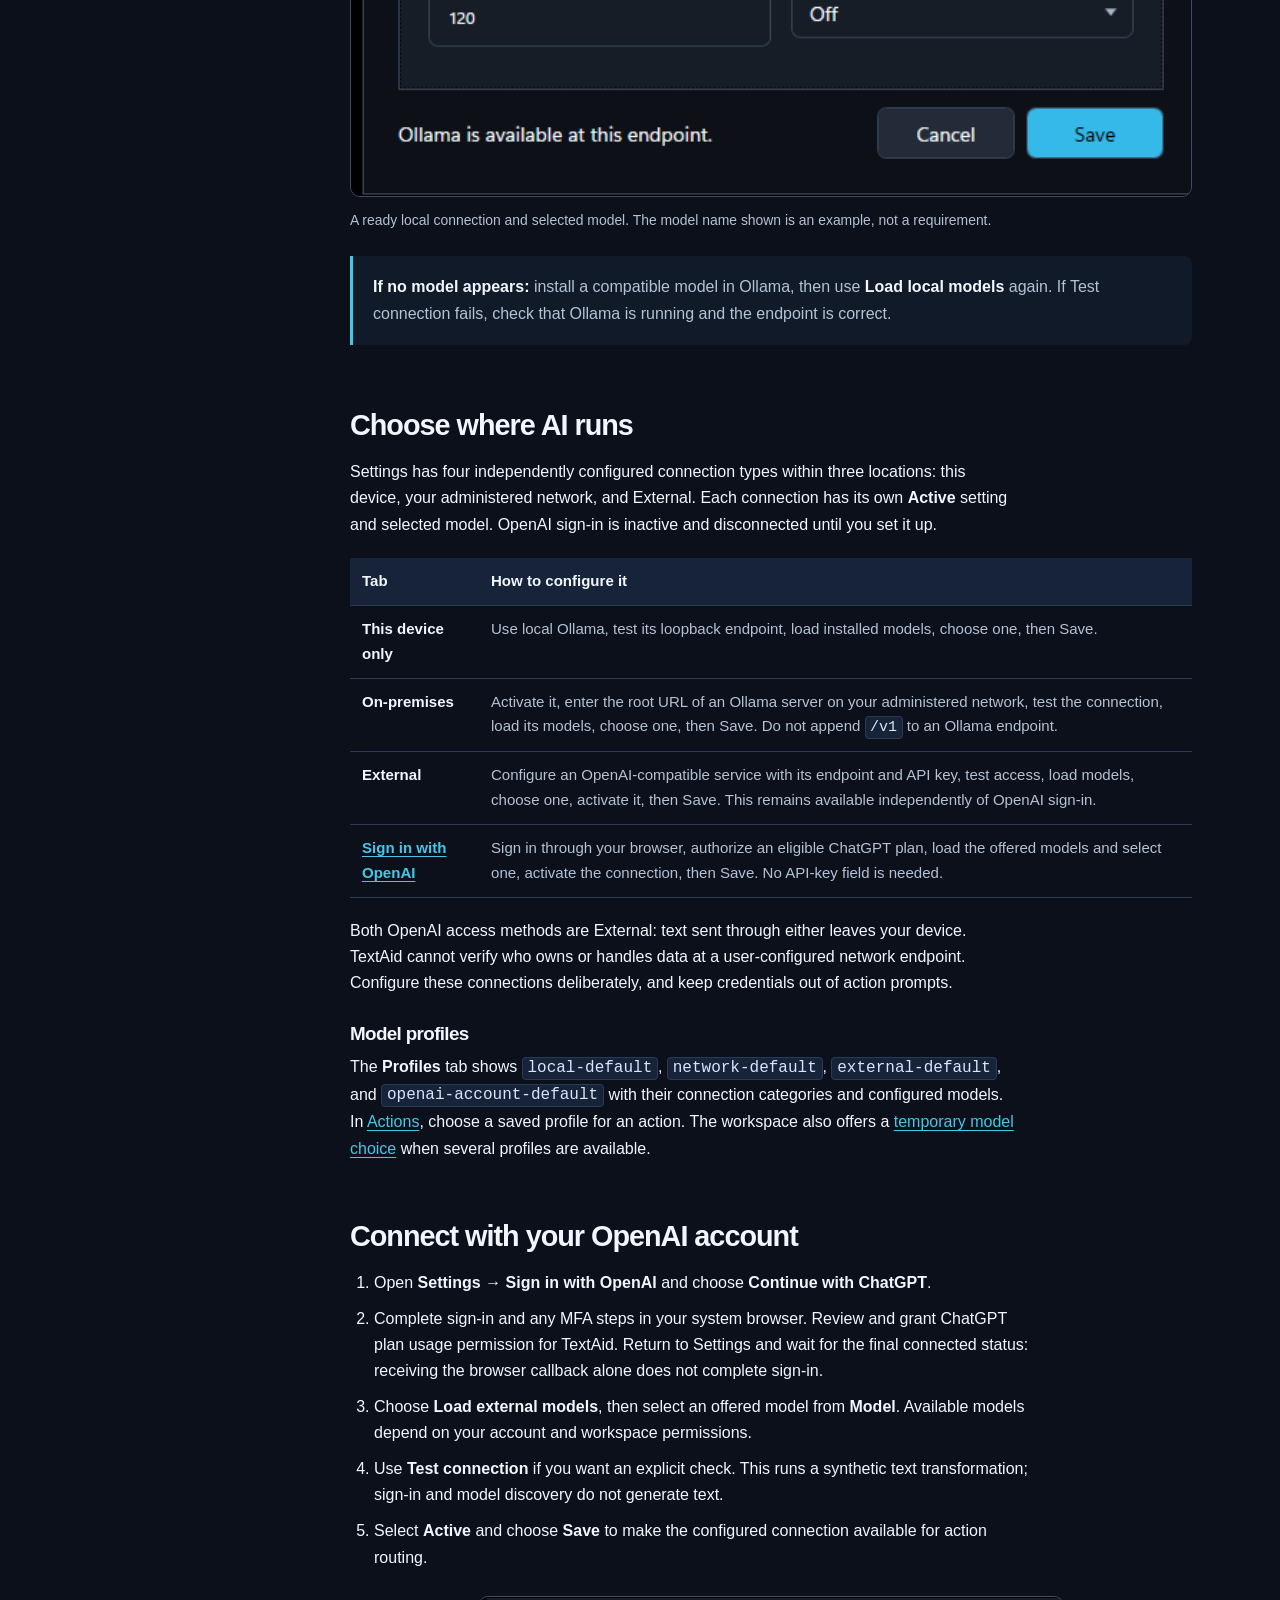
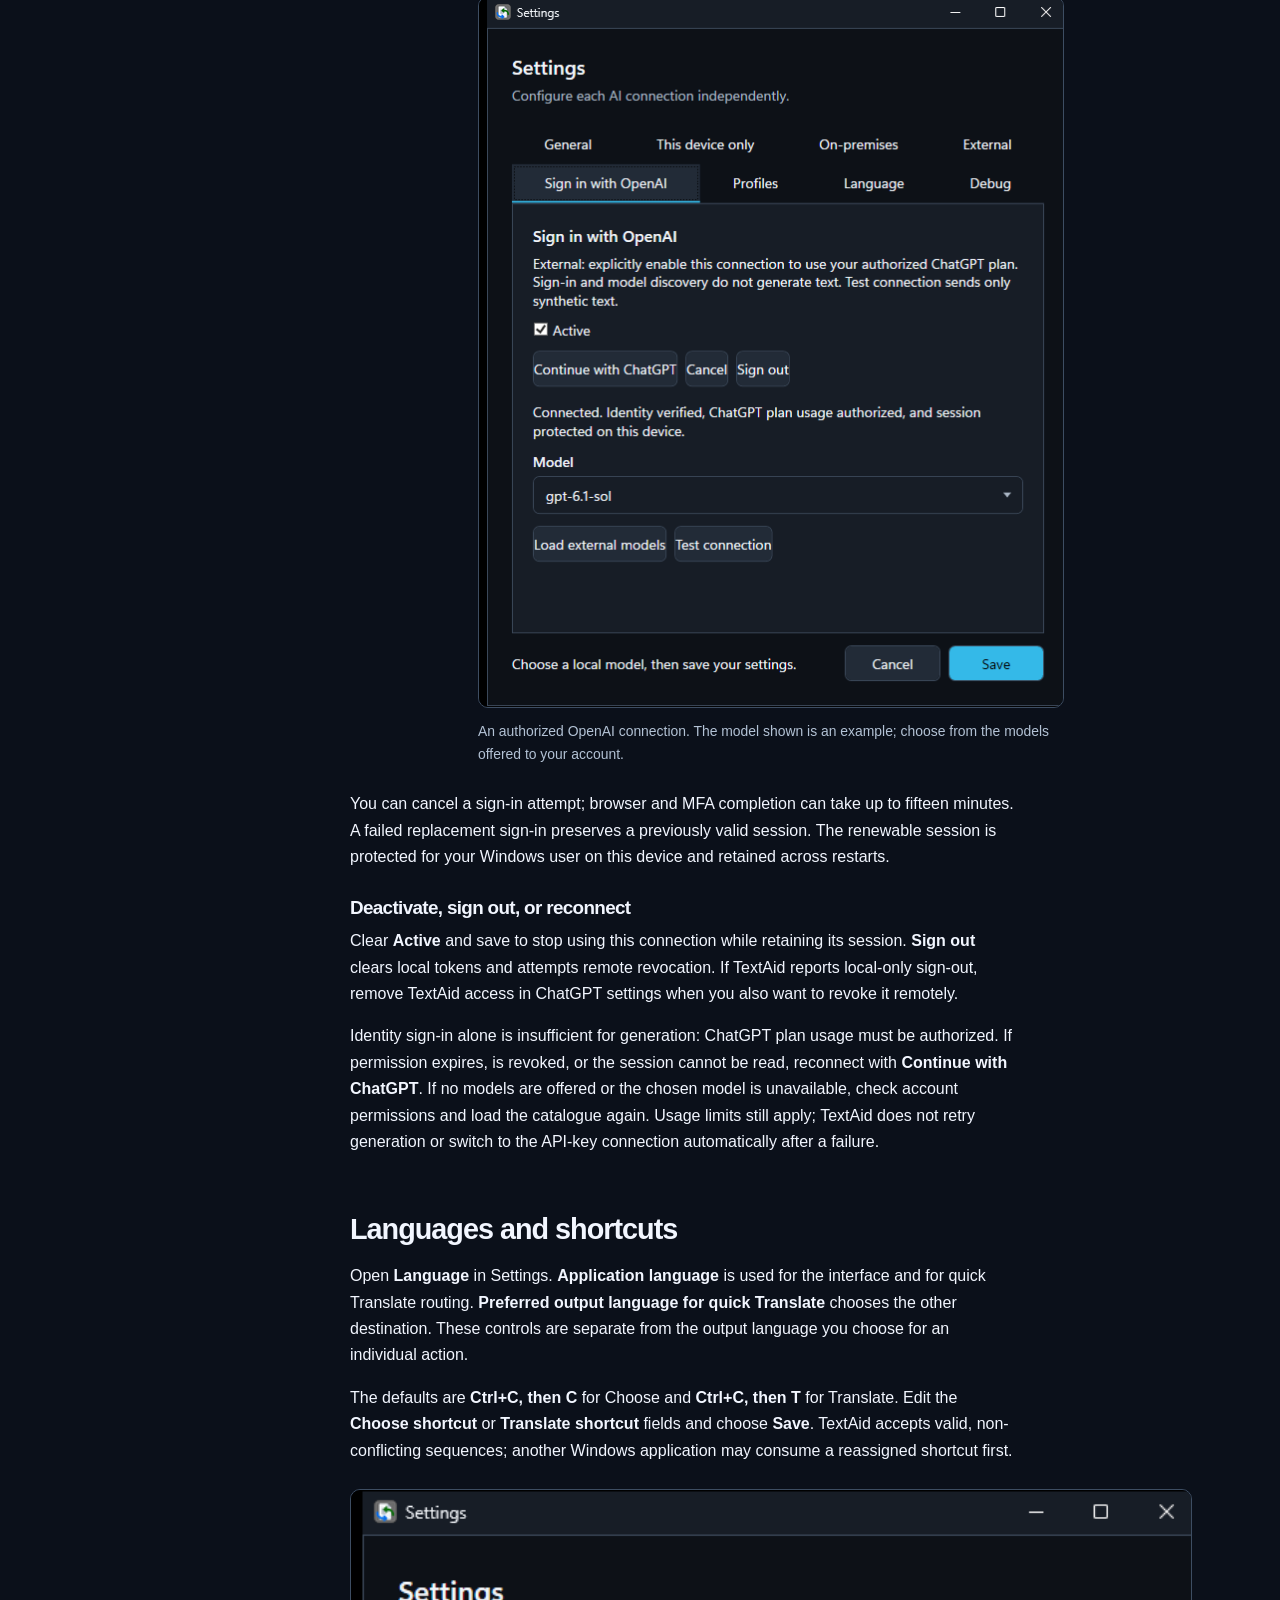
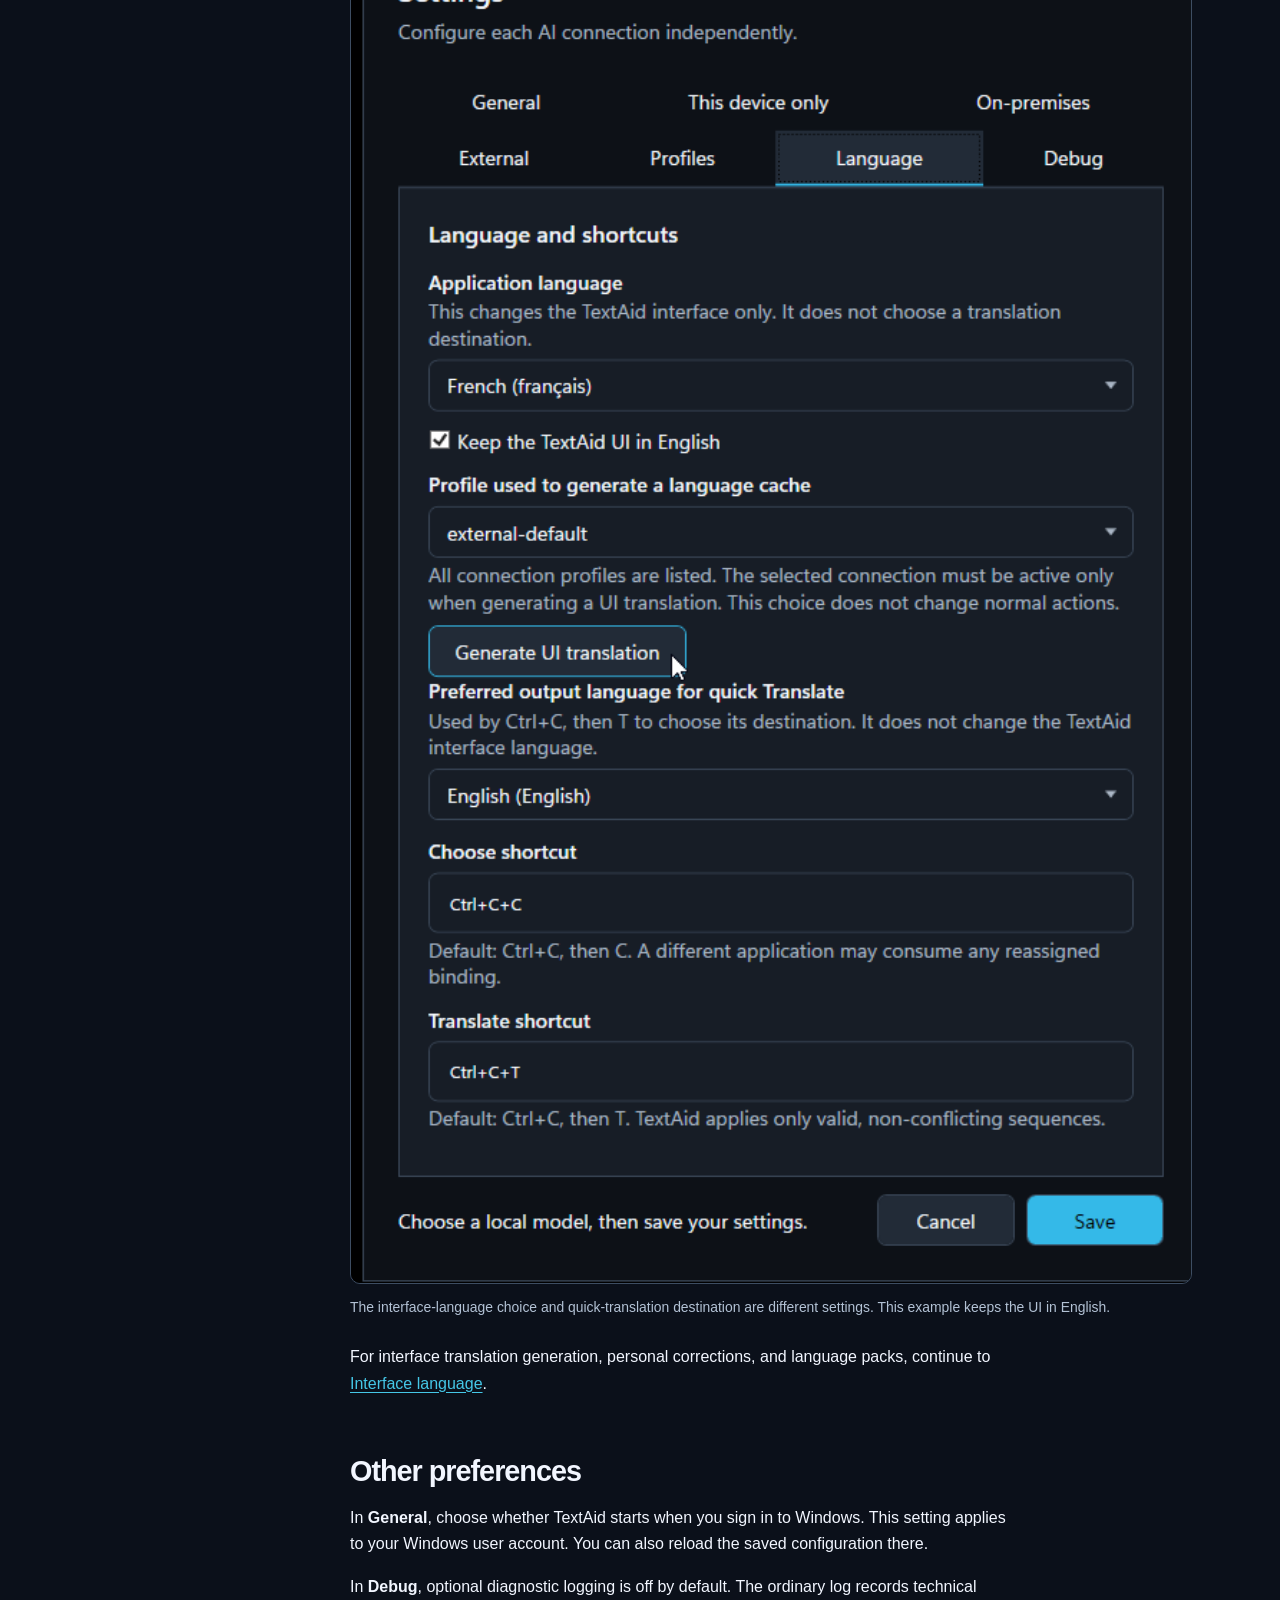
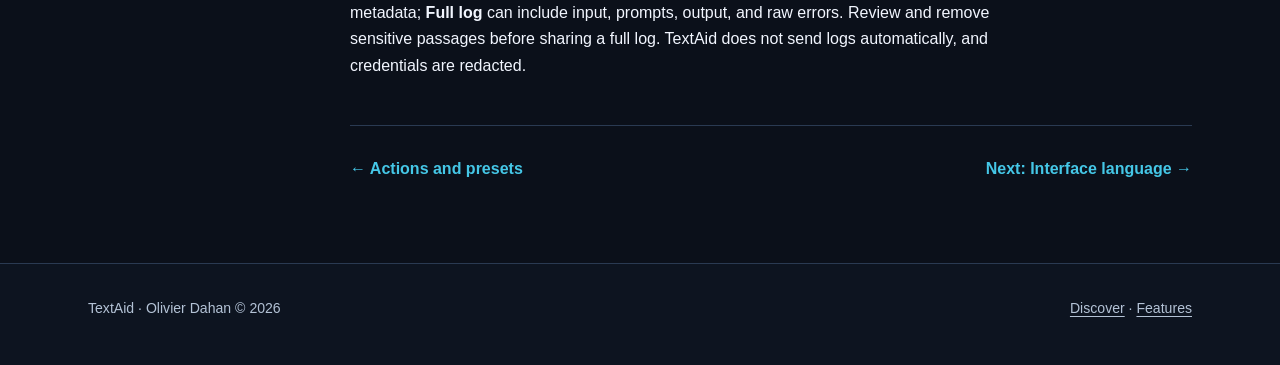
<file: site/guide-settings.html>
<!doctype html>
<html lang="en">
<head><meta charset="utf-8"><meta name="viewport" content="width=device-width, initial-scale=1"><meta name="description" content="Configure TextAid's local, network, or external AI connection, models, languages, shortcuts, startup, and logs."><title>Settings — TextAid User Guide</title><link rel="stylesheet" href="styles.css"></head>
<body>
  <a class="skip" href="#main">Skip to content</a>
  <header class="site-header"><div class="header-inner"><a class="logo-link" href="index.html" aria-label="TextAid home"><img src="images/Logo-final.png" alt="TextAid" width="154" height="62"></a><nav class="primary-nav" aria-label="Main navigation"><a href="index.html">Discover</a><a href="features.html">Features</a><a href="guide.html" aria-current="page">User Guide</a><a class="nav-cta" href="https://github.com/odahan/TextAid/releases">Download →</a></nav></div></header>
  <main id="main" class="guide-shell"><nav class="guide-nav" aria-label="Guide chapters"><strong>User Guide</strong><a href="guide.html">Start here</a><a href="guide-first-result.html">Your first result</a><a href="guide-quick-translate.html">Quick Translate</a><a href="guide-workspace.html">The workspace</a><a href="guide-actions.html">Actions and presets</a><a href="guide-settings.html" aria-current="page">Settings</a><a href="guide-interface-language.html">Interface language</a></nav>
    <article class="guide-content"><header><span class="eyebrow">05 · Configure</span><h1>Settings</h1><p class="lead">A working AI connection and model are the only essentials for a first result. The other choices can wait until you need them.</p></header>
      <section id="first-setup" aria-labelledby="setup"><h2 id="setup">First-time setup: a local model</h2><p>TextAid is configured for a local Ollama connection by default. Ollama and a compatible model need to be installed and running on this computer.</p><ol><li>Open the TextAid application menu (☰) or its Windows tray menu, then choose <strong>Settings</strong>.</li><li>Open <strong>This device only</strong> and leave <strong>Active</strong> selected. The default loopback endpoint is <code>http://127.0.0.1:11434</code>.</li><li>Choose <strong>Test connection</strong>. If the connection is ready, choose <strong>Load local models</strong> and select one from <strong>Model</strong>.</li><li>Choose <strong>Save</strong>. Return to <a href="guide-first-result.html">your first result</a>.</li></ol><figure class="figure"><a href="images/04-settings-local.png" target="_blank" rel="noopener" aria-label="Open full-size screenshot in a new tab"><img src="images/04-settings-local.png" alt="This device only settings with local Ollama ready and a model selected" width="586" height="747"></a><figcaption>A ready local connection and selected model. The model name shown is an example, not a requirement.</figcaption></figure><div class="callout"><strong>If no model appears:</strong> install a compatible model in Ollama, then use <strong>Load local models</strong> again. If Test connection fails, check that Ollama is running and the endpoint is correct.</div></section>
      <section id="connections" aria-labelledby="connection-title"><h2 id="connection-title">Choose where AI runs</h2><p>Settings has four independently configured connection types within three locations: this device, your administered network, and External. Each connection has its own <strong>Active</strong> setting and selected model. OpenAI sign-in is inactive and disconnected until you set it up.</p><table><thead><tr><th>Tab</th><th>How to configure it</th></tr></thead><tbody><tr><td>This device only</td><td>Use local Ollama, test its loopback endpoint, load installed models, choose one, then Save.</td></tr><tr><td>On-premises</td><td>Activate it, enter the root URL of an Ollama server on your administered network, test the connection, load its models, choose one, then Save. Do not append <code>/v1</code> to an Ollama endpoint.</td></tr><tr><td>External</td><td>Configure an OpenAI-compatible service with its endpoint and API key, test access, load models, choose one, activate it, then Save. This remains available independently of OpenAI sign-in.</td></tr><tr><td><a href="#openai-sign-in">Sign in with OpenAI</a></td><td>Sign in through your browser, authorize an eligible ChatGPT plan, load the offered models and select one, activate the connection, then Save. No API-key field is needed.</td></tr></tbody></table><p>Both OpenAI access methods are External: text sent through either leaves your device. TextAid cannot verify who owns or handles data at a user-configured network endpoint. Configure these connections deliberately, and keep credentials out of action prompts.</p><h3>Model profiles</h3><p>The <strong>Profiles</strong> tab shows <code>local-default</code>, <code>network-default</code>, <code>external-default</code>, and <code>openai-account-default</code> with their connection categories and configured models. In <a href="guide-actions.html#profiles">Actions</a>, choose a saved profile for an action. The workspace also offers a <a href="guide-workspace.html#next-action-model">temporary model choice</a> when several profiles are available.</p></section>
      <section aria-labelledby="openai-sign-in"><h2 id="openai-sign-in">Connect with your OpenAI account</h2><ol><li>Open <strong>Settings → Sign in with OpenAI</strong> and choose <strong>Continue with ChatGPT</strong>.</li><li>Complete sign-in and any MFA steps in your system browser. Review and grant ChatGPT plan usage permission for TextAid. Return to Settings and wait for the final connected status: receiving the browser callback alone does not complete sign-in.</li><li>Choose <strong>Load external models</strong>, then select an offered model from <strong>Model</strong>. Available models depend on your account and workspace permissions.</li><li>Use <strong>Test connection</strong> if you want an explicit check. This runs a synthetic text transformation; sign-in and model discovery do not generate text.</li><li>Select <strong>Active</strong> and choose <strong>Save</strong> to make the configured connection available for action routing.</li></ol><figure class="figure figure-settings"><a href="images/08-SignInOpenAI.png" target="_blank" rel="noopener" aria-label="Open full-size screenshot in a new tab"><img src="images/08-SignInOpenAI.png" alt="Settings Sign in with OpenAI tab with Active selected, verified plan authorization, and a selected model" width="586" height="713" loading="lazy"></a><figcaption>An authorized OpenAI connection. The model shown is an example; choose from the models offered to your account.</figcaption></figure><p>You can cancel a sign-in attempt; browser and MFA completion can take up to fifteen minutes. A failed replacement sign-in preserves a previously valid session. The renewable session is protected for your Windows user on this device and retained across restarts.</p><h3>Deactivate, sign out, or reconnect</h3><p>Clear <strong>Active</strong> and save to stop using this connection while retaining its session. <strong>Sign out</strong> clears local tokens and attempts remote revocation. If TextAid reports local-only sign-out, remove TextAid access in ChatGPT settings when you also want to revoke it remotely.</p><p>Identity sign-in alone is insufficient for generation: ChatGPT plan usage must be authorized. If permission expires, is revoked, or the session cannot be read, reconnect with <strong>Continue with ChatGPT</strong>. If no models are offered or the chosen model is unavailable, check account permissions and load the catalogue again. Usage limits still apply; TextAid does not retry generation or switch to the API-key connection automatically after a failure.</p></section>
      <section id="language-shortcuts" aria-labelledby="language-title"><h2 id="language-title">Languages and shortcuts</h2><p>Open <strong>Language</strong> in Settings. <strong>Application language</strong> is used for the interface and for quick Translate routing. <strong>Preferred output language for quick Translate</strong> chooses the other destination. These controls are separate from the output language you choose for an individual action.</p><p>The defaults are <strong>Ctrl+C, then C</strong> for Choose and <strong>Ctrl+C, then T</strong> for Translate. Edit the <strong>Choose shortcut</strong> or <strong>Translate shortcut</strong> fields and choose <strong>Save</strong>. TextAid accepts valid, non-conflicting sequences; another Windows application may consume a reassigned shortcut first.</p><figure class="figure"><a href="images/05-settings-language.png" target="_blank" rel="noopener" aria-label="Open full-size screenshot in a new tab"><img src="images/05-settings-language.png" alt="Language settings showing application language, preferred quick-translation language, and both shortcut fields" width="586" height="972"></a><figcaption>The interface-language choice and quick-translation destination are different settings. This example keeps the UI in English.</figcaption></figure><p>For interface translation generation, personal corrections, and language packs, continue to <a href="guide-interface-language.html">Interface language</a>.</p></section>
      <section aria-labelledby="other"><h2 id="other">Other preferences</h2><p>In <strong>General</strong>, choose whether TextAid starts when you sign in to Windows. This setting applies to your Windows user account. You can also reload the saved configuration there.</p><p>In <strong>Debug</strong>, optional diagnostic logging is off by default. The ordinary log records technical metadata; <strong>Full log</strong> can include input, prompts, output, and raw errors. Review and remove sensitive passages before sharing a full log. TextAid does not send logs automatically, and credentials are redacted.</p></section>
      <div class="pager"><a href="guide-actions.html">← Actions and presets</a><a href="guide-interface-language.html">Next: Interface language →</a></div>
    </article>
  </main>
  <footer class="site-footer"><div class="footer-inner"><p>TextAid · Olivier Dahan © 2026</p><p><a href="index.html">Discover</a> · <a href="features.html">Features</a></p></div></footer>
</body></html>
</file>
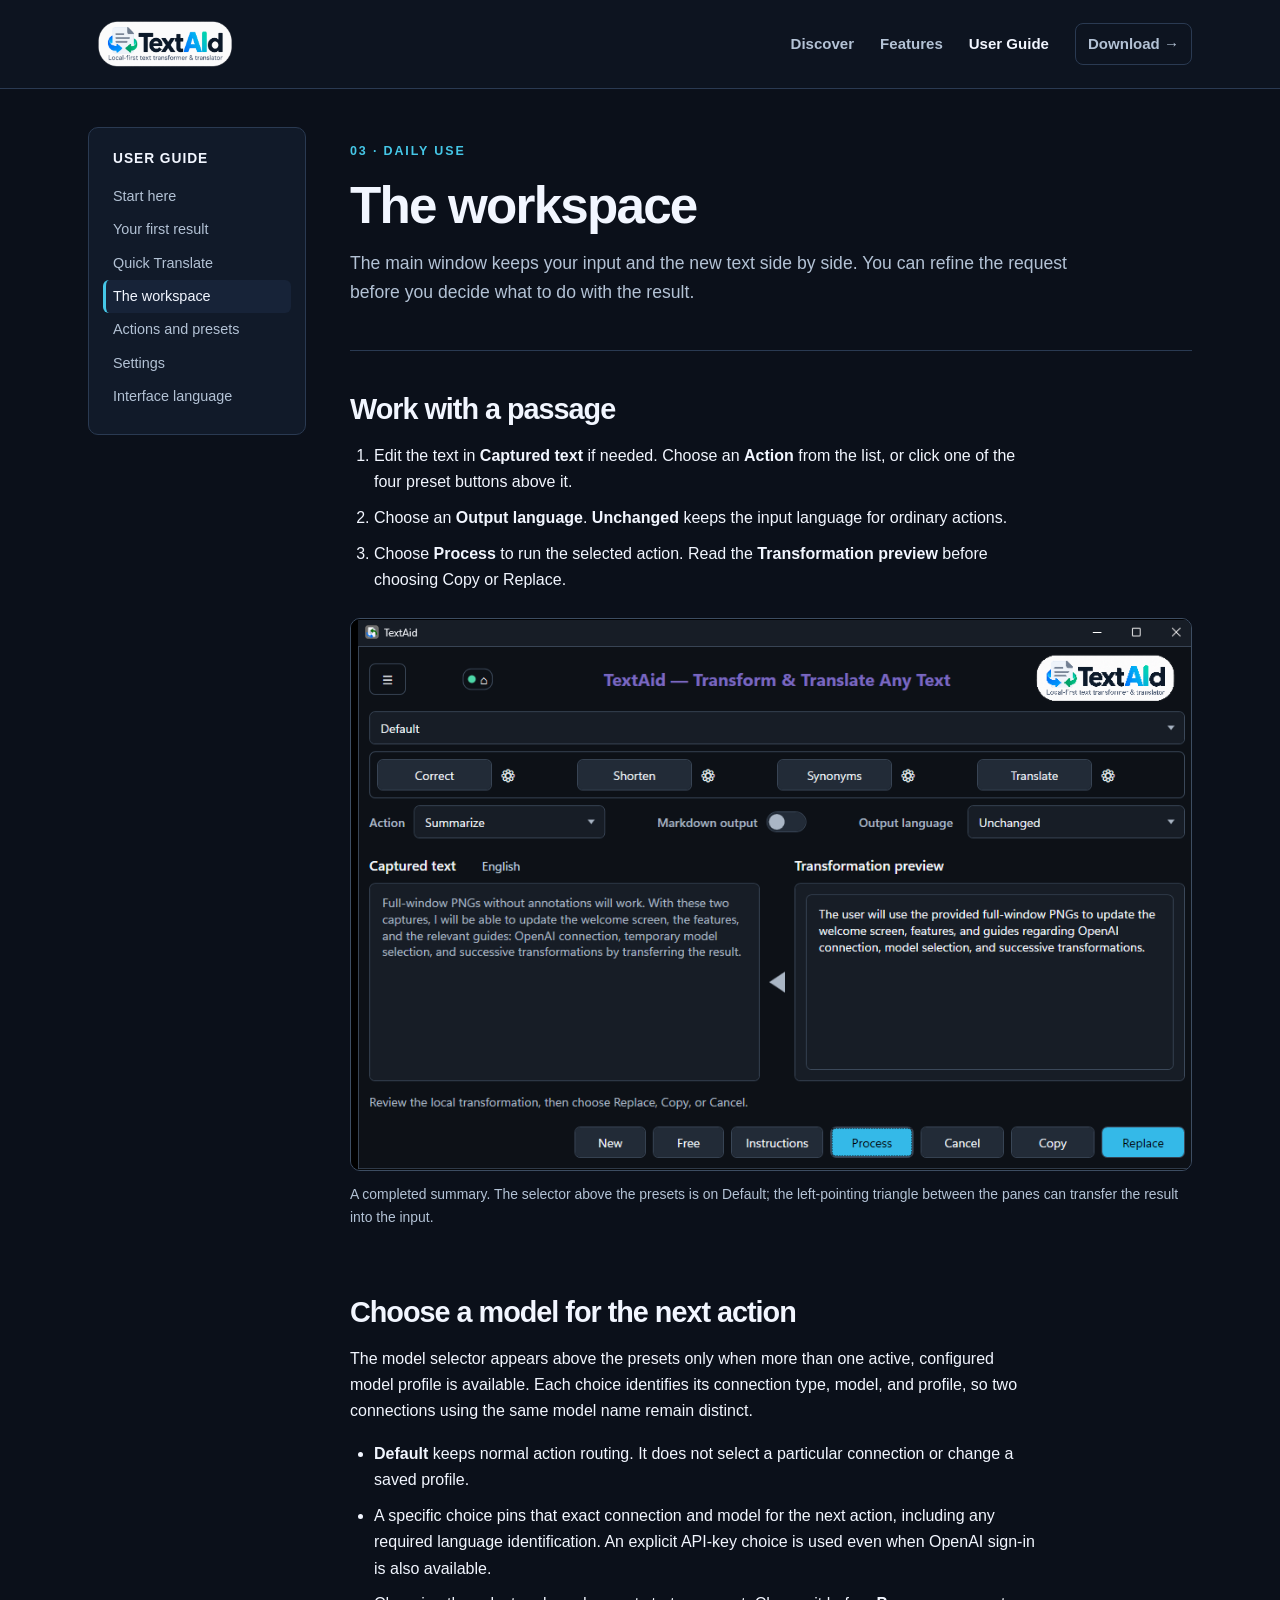
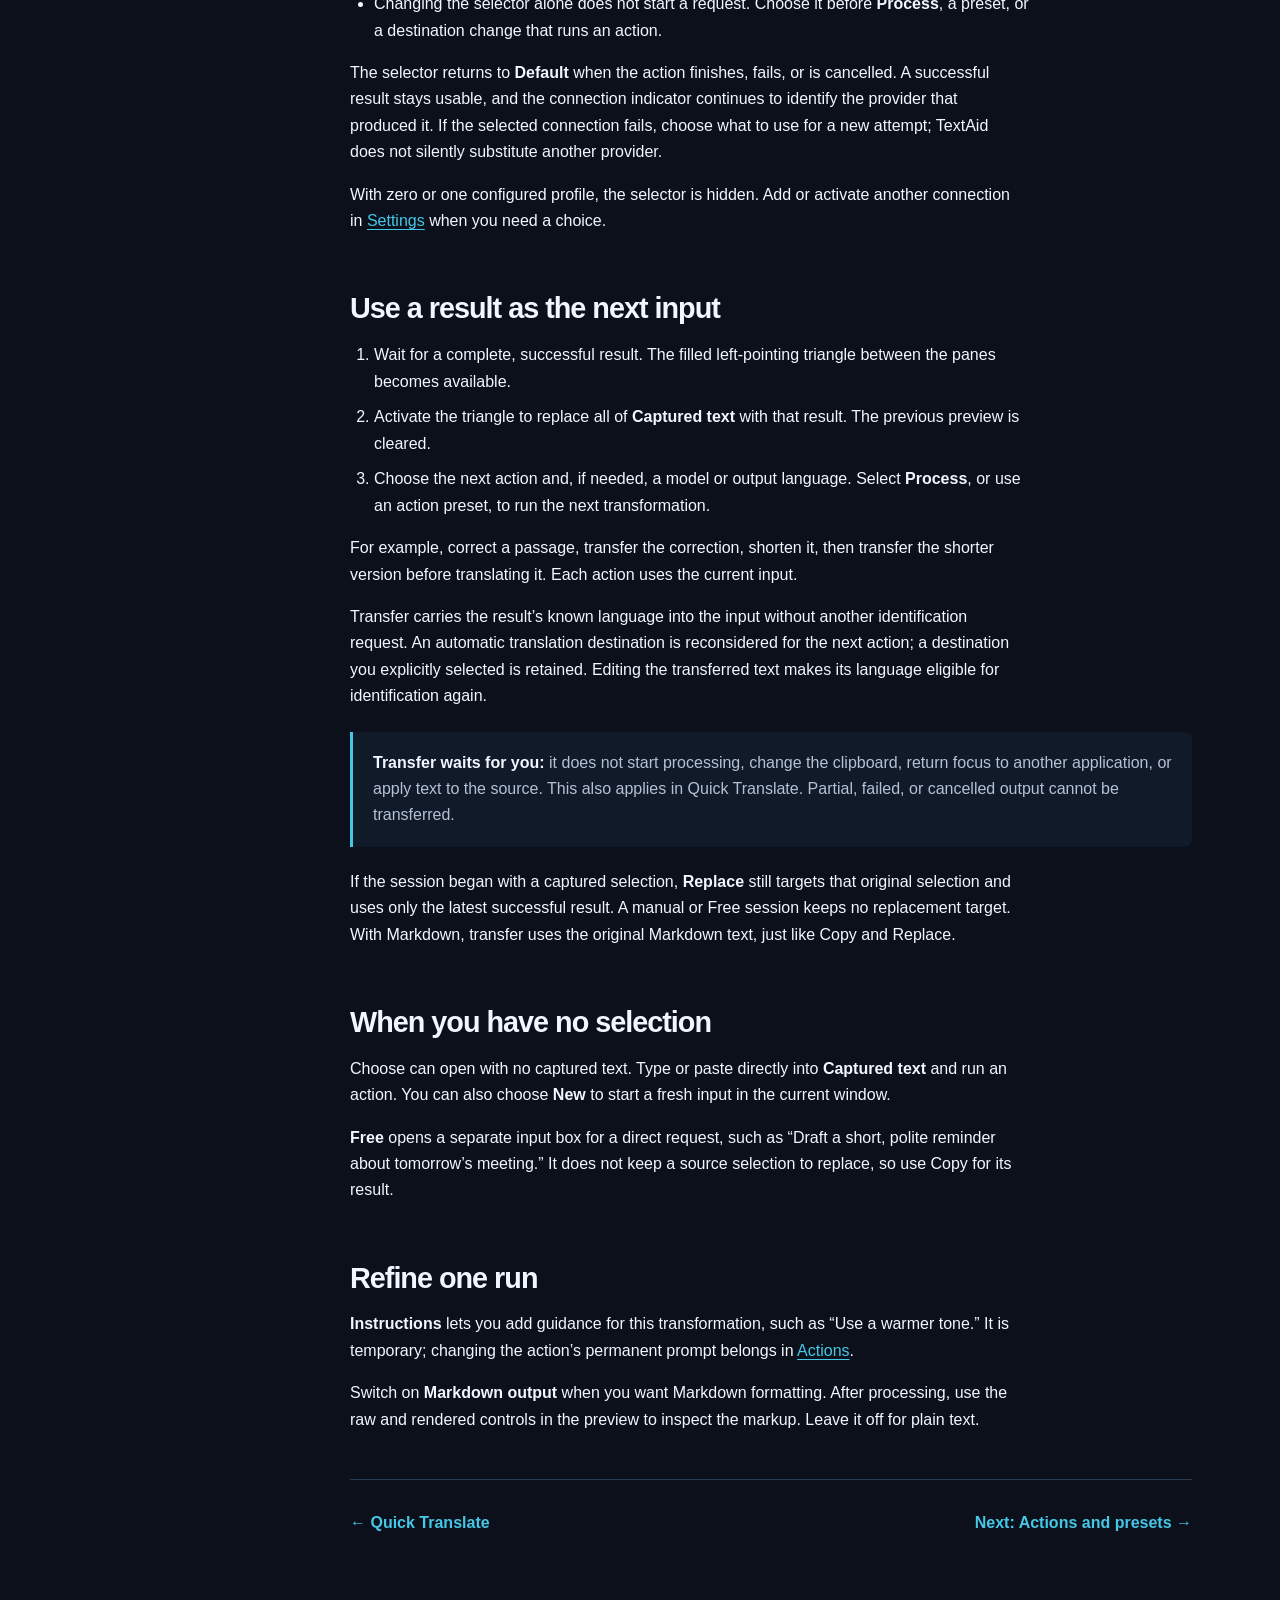
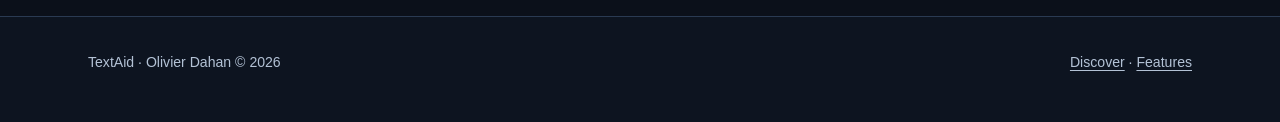
<file: site/guide-workspace.html>
<!doctype html>
<html lang="en">
<head><meta charset="utf-8"><meta name="viewport" content="width=device-width, initial-scale=1"><meta name="description" content="Use TextAid's workspace, choose a model for one action, and transfer a completed result into the next input."><title>The workspace — TextAid User Guide</title><link rel="stylesheet" href="styles.css"></head>
<body>
  <a class="skip" href="#main">Skip to content</a>
  <header class="site-header"><div class="header-inner"><a class="logo-link" href="index.html" aria-label="TextAid home"><img src="images/Logo-final.png" alt="TextAid" width="154" height="62"></a><nav class="primary-nav" aria-label="Main navigation"><a href="index.html">Discover</a><a href="features.html">Features</a><a href="guide.html" aria-current="page">User Guide</a><a class="nav-cta" href="https://github.com/odahan/TextAid/releases">Download →</a></nav></div></header>
  <main id="main" class="guide-shell"><nav class="guide-nav" aria-label="Guide chapters"><strong>User Guide</strong><a href="guide.html">Start here</a><a href="guide-first-result.html">Your first result</a><a href="guide-quick-translate.html">Quick Translate</a><a href="guide-workspace.html" aria-current="page">The workspace</a><a href="guide-actions.html">Actions and presets</a><a href="guide-settings.html">Settings</a><a href="guide-interface-language.html">Interface language</a></nav>
    <article class="guide-content"><header><span class="eyebrow">03 · Daily use</span><h1>The workspace</h1><p class="lead">The main window keeps your input and the new text side by side. You can refine the request before you decide what to do with the result.</p></header>
      <section aria-labelledby="work"><h2 id="work">Work with a passage</h2><ol><li>Edit the text in <strong>Captured text</strong> if needed. Choose an <strong>Action</strong> from the list, or click one of the four preset buttons above it.</li><li>Choose an <strong>Output language</strong>. <strong>Unchanged</strong> keeps the input language for ordinary actions.</li><li>Choose <strong>Process</strong> to run the selected action. Read the <strong>Transformation preview</strong> before choosing Copy or Replace.</li></ol><figure class="figure"><a href="images/07-DefaultModel.png" target="_blank" rel="noopener" aria-label="Open full-size screenshot in a new tab"><img src="images/07-DefaultModel.png" alt="TextAid showing a completed summary, Default model selection, four presets, and the transfer triangle between input and preview" width="966" height="633"></a><figcaption>A completed summary. The selector above the presets is on Default; the left-pointing triangle between the panes can transfer the result into the input.</figcaption></figure></section>
      <section aria-labelledby="next-action-model"><h2 id="next-action-model">Choose a model for the next action</h2><p>The model selector appears above the presets only when more than one active, configured model profile is available. Each choice identifies its connection type, model, and profile, so two connections using the same model name remain distinct.</p><ul><li><strong>Default</strong> keeps normal action routing. It does not select a particular connection or change a saved profile.</li><li>A specific choice pins that exact connection and model for the next action, including any required language identification. An explicit API-key choice is used even when OpenAI sign-in is also available.</li><li>Changing the selector alone does not start a request. Choose it before <strong>Process</strong>, a preset, or a destination change that runs an action.</li></ul><p>The selector returns to <strong>Default</strong> when the action finishes, fails, or is cancelled. A successful result stays usable, and the connection indicator continues to identify the provider that produced it. If the selected connection fails, choose what to use for a new attempt; TextAid does not silently substitute another provider.</p><p>With zero or one configured profile, the selector is hidden. Add or activate another connection in <a href="guide-settings.html#connections">Settings</a> when you need a choice.</p></section>
      <section aria-labelledby="transfer-result"><h2 id="transfer-result">Use a result as the next input</h2><ol><li>Wait for a complete, successful result. The filled left-pointing triangle between the panes becomes available.</li><li>Activate the triangle to replace all of <strong>Captured text</strong> with that result. The previous preview is cleared.</li><li>Choose the next action and, if needed, a model or output language. Select <strong>Process</strong>, or use an action preset, to run the next transformation.</li></ol><p>For example, correct a passage, transfer the correction, shorten it, then transfer the shorter version before translating it. Each action uses the current input.</p><p>Transfer carries the result’s known language into the input without another identification request. An automatic translation destination is reconsidered for the next action; a destination you explicitly selected is retained. Editing the transferred text makes its language eligible for identification again.</p><div class="callout"><strong>Transfer waits for you:</strong> it does not start processing, change the clipboard, return focus to another application, or apply text to the source. This also applies in Quick Translate. Partial, failed, or cancelled output cannot be transferred.</div><p>If the session began with a captured selection, <strong>Replace</strong> still targets that original selection and uses only the latest successful result. A manual or Free session keeps no replacement target. With Markdown, transfer uses the original Markdown text, just like Copy and Replace.</p></section>
      <section aria-labelledby="other-input"><h2 id="other-input">When you have no selection</h2><p>Choose can open with no captured text. Type or paste directly into <strong>Captured text</strong> and run an action. You can also choose <strong>New</strong> to start a fresh input in the current window.</p><p><strong>Free</strong> opens a separate input box for a direct request, such as “Draft a short, polite reminder about tomorrow’s meeting.” It does not keep a source selection to replace, so use Copy for its result.</p></section>
      <section aria-labelledby="refine"><h2 id="refine">Refine one run</h2><p><strong>Instructions</strong> lets you add guidance for this transformation, such as “Use a warmer tone.” It is temporary; changing the action’s permanent prompt belongs in <a href="guide-actions.html">Actions</a>.</p><p>Switch on <strong>Markdown output</strong> when you want Markdown formatting. After processing, use the raw and rendered controls in the preview to inspect the markup. Leave it off for plain text.</p></section>
      <div class="pager"><a href="guide-quick-translate.html">← Quick Translate</a><a href="guide-actions.html">Next: Actions and presets →</a></div>
    </article>
  </main>
  <footer class="site-footer"><div class="footer-inner"><p>TextAid · Olivier Dahan © 2026</p><p><a href="index.html">Discover</a> · <a href="features.html">Features</a></p></div></footer>
</body></html>
</file>
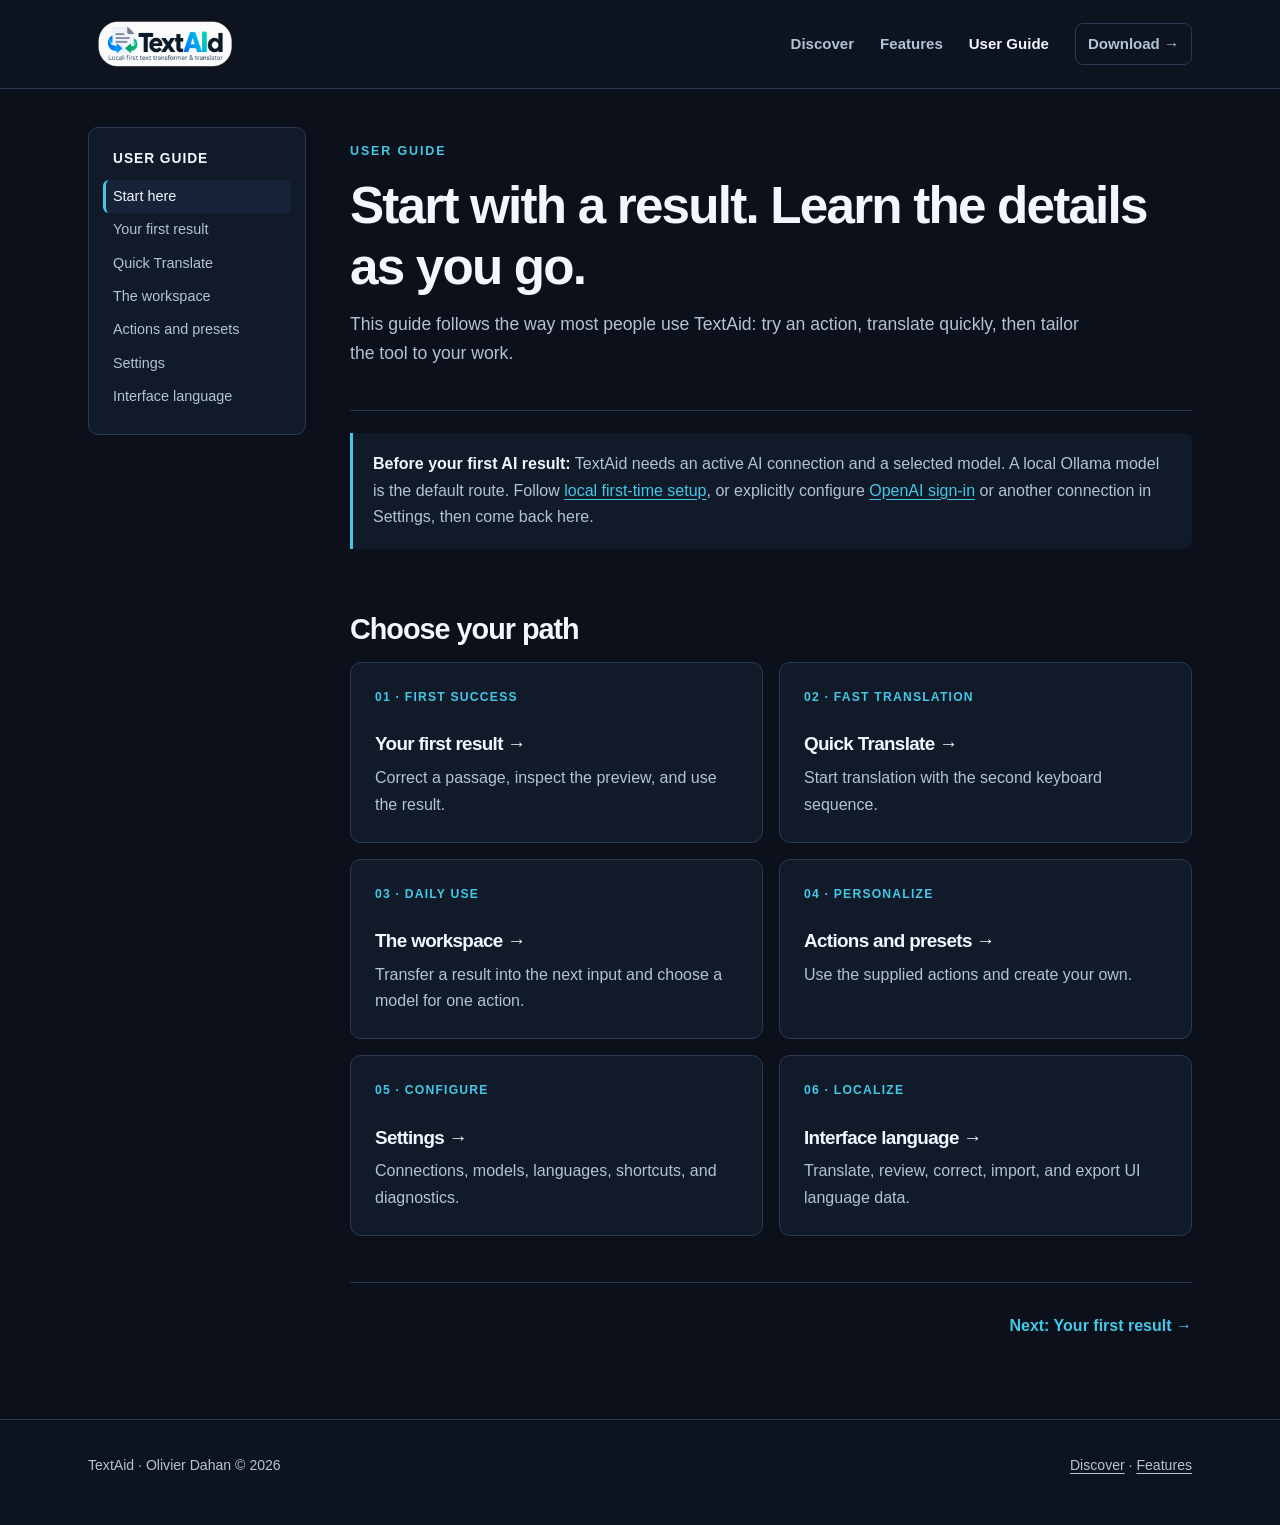
<file: site/guide.html>
<!doctype html>
<html lang="en">
<head><meta charset="utf-8"><meta name="viewport" content="width=device-width, initial-scale=1"><meta name="description" content="The TextAid user guide, from a first result to actions, settings, and interface languages."><title>User Guide — TextAid</title><link rel="stylesheet" href="styles.css"></head>
<body>
  <a class="skip" href="#main">Skip to content</a>
  <header class="site-header"><div class="header-inner"><a class="logo-link" href="index.html" aria-label="TextAid home"><img src="images/Logo-final.png" alt="TextAid" width="154" height="62"></a><nav class="primary-nav" aria-label="Main navigation"><a href="index.html">Discover</a><a href="features.html">Features</a><a href="guide.html" aria-current="page">User Guide</a><a class="nav-cta" href="https://github.com/odahan/TextAid/releases">Download →</a></nav></div></header>
  <main id="main" class="guide-shell"><nav class="guide-nav" aria-label="Guide chapters"><strong>User Guide</strong><a href="guide.html" aria-current="page">Start here</a><a href="guide-first-result.html">Your first result</a><a href="guide-quick-translate.html">Quick Translate</a><a href="guide-workspace.html">The workspace</a><a href="guide-actions.html">Actions and presets</a><a href="guide-settings.html">Settings</a><a href="guide-interface-language.html">Interface language</a></nav>
    <article class="guide-content guide-index"><header><span class="eyebrow">User Guide</span><h1>Start with a result. Learn the details as you go.</h1><p class="lead">This guide follows the way most people use TextAid: try an action, translate quickly, then tailor the tool to your work.</p></header>
      <div class="callout"><strong>Before your first AI result:</strong> TextAid needs an active AI connection and a selected model. A local Ollama model is the default route. Follow <a href="guide-settings.html#first-setup">local first-time setup</a>, or explicitly configure <a href="guide-settings.html#openai-sign-in">OpenAI sign-in</a> or another connection in Settings, then come back here.</div>
      <section aria-labelledby="path"><h2 id="path">Choose your path</h2><div class="steps-grid">
        <article class="panel"><span>01 · FIRST SUCCESS</span><h3><a href="guide-first-result.html">Your first result →</a></h3><p>Correct a passage, inspect the preview, and use the result.</p></article>
        <article class="panel"><span>02 · FAST TRANSLATION</span><h3><a href="guide-quick-translate.html">Quick Translate →</a></h3><p>Start translation with the second keyboard sequence.</p></article>
        <article class="panel"><span>03 · DAILY USE</span><h3><a href="guide-workspace.html">The workspace →</a></h3><p>Transfer a result into the next input and choose a model for one action.</p></article>
        <article class="panel"><span>04 · PERSONALIZE</span><h3><a href="guide-actions.html">Actions and presets →</a></h3><p>Use the supplied actions and create your own.</p></article>
        <article class="panel"><span>05 · CONFIGURE</span><h3><a href="guide-settings.html">Settings →</a></h3><p>Connections, models, languages, shortcuts, and diagnostics.</p></article>
        <article class="panel"><span>06 · LOCALIZE</span><h3><a href="guide-interface-language.html">Interface language →</a></h3><p>Translate, review, correct, import, and export UI language data.</p></article>
      </div></section>
      <div class="pager"><span></span><a href="guide-first-result.html">Next: Your first result →</a></div>
    </article>
  </main>
  <footer class="site-footer"><div class="footer-inner"><p>TextAid · Olivier Dahan © 2026</p><p><a href="index.html">Discover</a> · <a href="features.html">Features</a></p></div></footer>
</body></html>
</file>
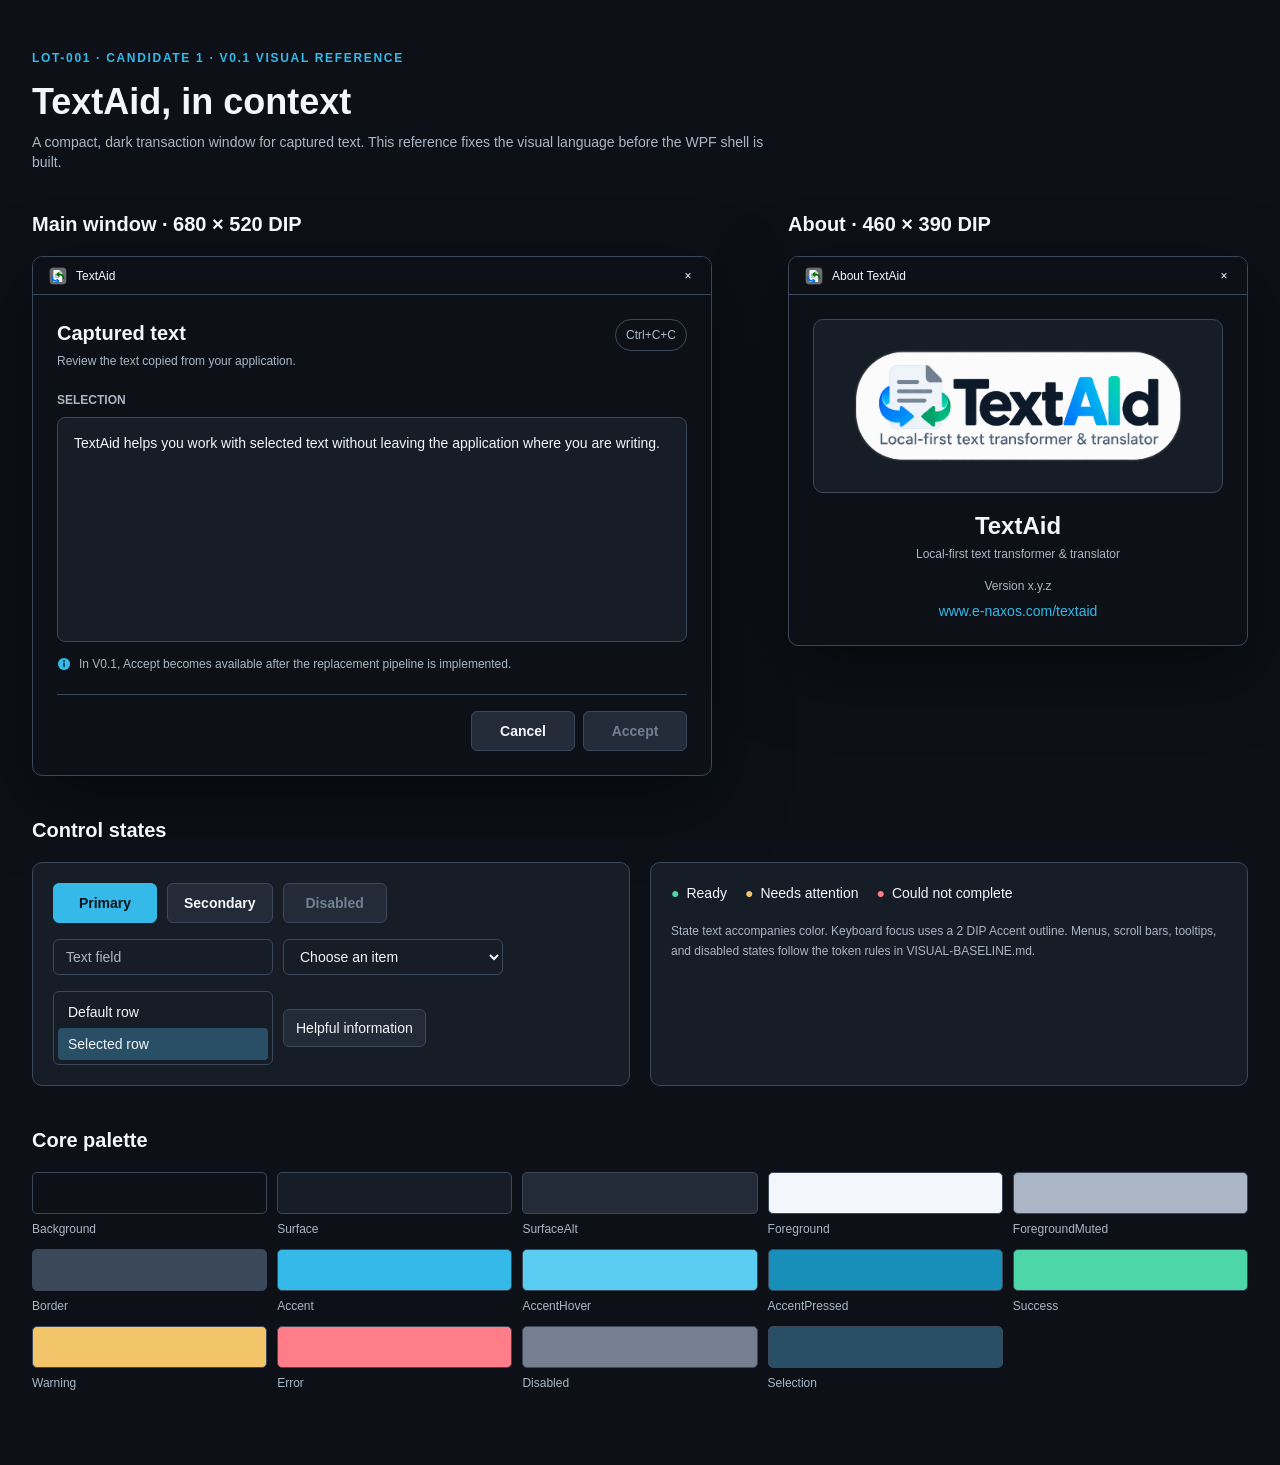
<file: Specs/001-visual-baseline/reference.html>
<!doctype html>
<html lang="en">
<head>
  <meta charset="utf-8">
  <meta name="viewport" content="width=device-width, initial-scale=1">
  <title>TextAid — V0.1 visual reference</title>
  <style>
    :root {
      color-scheme: dark;
      --Background: #0D1117;
      --Surface: #171D26;
      --SurfaceAlt: #222B37;
      --Foreground: #F3F6FA;
      --ForegroundMuted: #AAB6C5;
      --Border: #3B4859;
      --Accent: #34B9E8;
      --AccentHover: #5CCDF2;
      --AccentPressed: #178FB9;
      --Success: #4DD7A8;
      --Warning: #F2C56B;
      --Error: #FF7D89;
      --Disabled: #748092;
      --Selection: #294F67;
      --OnAccent: #07141B;
    }
    * { box-sizing: border-box; }
    body { margin: 0; background: var(--Background); color: var(--Foreground); font: 14px/20px "Segoe UI Variable Text", "Segoe UI", sans-serif; }
    .page { max-width: 1360px; margin: auto; padding: 48px 32px 72px; }
    .eyebrow { color: var(--Accent); font-size: 12px; font-weight: 700; letter-spacing: .14em; text-transform: uppercase; }
    h1 { margin: 12px 0 8px; font-size: 36px; line-height: 44px; font-weight: 650; }
    h2 { margin: 0 0 18px; font-size: 20px; line-height: 28px; font-weight: 650; }
    p { margin: 0; color: var(--ForegroundMuted); }
    .intro { max-width: 760px; margin-bottom: 38px; }
    .layout { display: grid; grid-template-columns: minmax(680px, 1fr) 460px; gap: 24px; align-items: start; }
    .window { overflow: hidden; border: 1px solid var(--Border); border-radius: 10px; background: var(--Background); box-shadow: 0 24px 70px #0008; }
    .chrome { height: 38px; display: flex; align-items: center; justify-content: space-between; padding-left: 16px; background: var(--Background); border-bottom: 1px solid var(--Border); font-size: 12px; }
    .chrome-title { display: flex; align-items: center; gap: 9px; }
    .chrome-title img { width: 18px; height: 18px; }
    .caption { display: flex; height: 100%; }
    .caption span { display: grid; place-items: center; width: 46px; color: var(--ForegroundMuted); }
    .caption .close { color: var(--Foreground); }
    .main-window { width: 680px; height: 520px; }
    .main-content { display: flex; flex-direction: column; height: calc(100% - 38px); padding: 24px; }
    .session-heading { display: flex; align-items: flex-start; justify-content: space-between; gap: 20px; margin-bottom: 20px; }
    .session-heading h2 { margin: 0 0 4px; }
    .session-heading p { font-size: 12px; }
    .pill { border: 1px solid var(--Border); border-radius: 99px; color: var(--ForegroundMuted); padding: 5px 10px; font-size: 12px; white-space: nowrap; }
    label { display: block; color: var(--ForegroundMuted); font-size: 12px; line-height: 18px; font-weight: 600; margin: 0 0 8px; }
    .text-panel { flex: 1; min-height: 0; border: 1px solid var(--Border); border-radius: 8px; background: var(--Surface); padding: 14px 16px; }
    .text-panel p { color: var(--Foreground); font-size: 14px; line-height: 22px; }
    .hint { display: flex; gap: 8px; align-items: center; color: var(--ForegroundMuted); font-size: 12px; margin: 12px 0 20px; }
    .hint svg { width: 14px; height: 14px; fill: var(--Accent); flex: none; }
    .footer { display: flex; justify-content: flex-end; gap: 8px; border-top: 1px solid var(--Border); padding-top: 16px; }
    button, input, select { font: inherit; }
    button { height: 40px; min-width: 104px; padding: 0 16px; border-radius: 6px; cursor: default; font-weight: 600; }
    .secondary { border: 1px solid var(--Border); background: var(--SurfaceAlt); color: var(--Foreground); }
    .primary { border: 1px solid var(--Accent); background: var(--Accent); color: var(--OnAccent); }
    .primary:disabled { border-color: var(--Border); background: var(--SurfaceAlt); color: var(--Disabled); }
    button:focus-visible, input:focus-visible, select:focus-visible, a:focus-visible { outline: 2px solid var(--Accent); outline-offset: 2px; }
    .about-window { width: 460px; height: 390px; }
    .about-content { padding: 24px; text-align: center; }
    .brand-tile { height: 174px; display: grid; place-items: center; overflow: hidden; background: var(--Surface); border: 1px solid var(--Border); border-radius: 10px; }
    .brand-tile img { width: 380px; max-height: 164px; object-fit: contain; }
    .about-content h2 { margin: 17px 0 2px; font-size: 24px; line-height: 32px; }
    .about-content .subtitle { font-size: 12px; }
    .about-content .version { margin: 12px 0 5px; font-size: 12px; }
    a { color: var(--Accent); text-decoration: none; }
    .section { margin-top: 40px; }
    .gallery { display: grid; grid-template-columns: 1fr 1fr; gap: 20px; }
    .panel { background: var(--Surface); border: 1px solid var(--Border); border-radius: 10px; padding: 20px; }
    .control-row { display: flex; align-items: center; gap: 10px; flex-wrap: wrap; margin-bottom: 16px; }
    .control-row:last-child { margin-bottom: 0; }
    .field { height: 36px; width: 220px; border: 1px solid var(--Border); border-radius: 6px; background: var(--Surface); color: var(--Foreground); padding: 0 12px; }
    .field::placeholder { color: var(--ForegroundMuted); }
    .list { width: 220px; padding: 4px; border: 1px solid var(--Border); border-radius: 6px; background: var(--Surface); }
    .list div { padding: 6px 10px; border-radius: 4px; }
    .list .selected { background: var(--Selection); }
    .tooltip { display: inline-block; padding: 8px 12px; background: var(--SurfaceAlt); border: 1px solid var(--Border); border-radius: 6px; }
    .statuses { display: flex; gap: 18px; flex-wrap: wrap; }
    .statuses span::before { content: "●"; margin-right: 7px; }
    .success::before { color: var(--Success); } .warning::before { color: var(--Warning); } .error::before { color: var(--Error); }
    .swatches { display: grid; grid-template-columns: repeat(5, 1fr); gap: 10px; }
    .swatch { font-size: 12px; color: var(--ForegroundMuted); }
    .swatch b { display: block; height: 42px; margin-bottom: 5px; border: 1px solid var(--Border); border-radius: 5px; }
    .note { margin-top: 18px; font-size: 12px; }
    @media (max-width: 1220px) { .layout { display: flex; flex-wrap: wrap; } }
    @media (max-width: 740px) { .page { padding: 24px 12px; } .main-window { width: 100%; } .gallery { grid-template-columns: 1fr; } .swatches { grid-template-columns: repeat(3, 1fr); } }
  </style>
</head>
<body>
  <main class="page">
    <div class="eyebrow">LOT-001 · Candidate 1 · V0.1 visual reference</div>
    <h1>TextAid, in context</h1>
    <p class="intro">A compact, dark transaction window for captured text. This reference fixes the visual language before the WPF shell is built.</p>
    <div class="layout">
      <section aria-label="Main transaction window reference">
        <h2>Main window · 680 × 520 DIP</h2>
        <div class="window main-window">
          <div class="chrome"><span class="chrome-title"><img src="../../assets/TextAid-icon.svg" alt="">TextAid</span><span class="caption"><span class="close" aria-hidden="true">×</span></span></div>
          <div class="main-content">
            <div class="session-heading"><div><h2>Captured text</h2><p>Review the text copied from your application.</p></div><span class="pill">Ctrl+C+C</span></div>
            <label for="captured">SELECTION</label>
            <div class="text-panel" id="captured"><p>TextAid helps you work with selected text without leaving the application where you are writing.</p></div>
            <div class="hint"><svg viewBox="0 0 16 16" aria-hidden="true"><circle cx="8" cy="8" r="7"/><rect x="7.25" y="6.5" width="1.5" height="5" fill="var(--OnAccent)"/><circle cx="8" cy="4.5" r="1" fill="var(--OnAccent)"/></svg>In V0.1, Accept becomes available after the replacement pipeline is implemented.</div>
            <div class="footer"><button class="secondary">Cancel</button><button class="primary" disabled>Accept</button></div>
          </div>
        </div>
      </section>
      <section aria-label="About window reference">
        <h2>About · 460 × 390 DIP</h2>
        <div class="window about-window">
          <div class="chrome"><span class="chrome-title"><img src="../../assets/TextAid-icon.svg" alt="">About TextAid</span><span class="caption"><span class="close" aria-hidden="true">×</span></span></div>
          <div class="about-content"><div class="brand-tile"><img src="../../assets/Logo-final.png" alt="TextAid — Local-first text transformer &amp; translator"></div><h2>TextAid</h2><p class="subtitle">Local-first text transformer &amp; translator</p><p class="version">Version x.y.z</p><a href="https://www.e-naxos.com/textaid">www.e-naxos.com/textaid</a></div>
        </div>
      </section>
    </div>
    <section class="section" aria-label="Control styles"><h2>Control states</h2><div class="gallery">
      <div class="panel"><div class="control-row"><button class="primary">Primary</button><button class="secondary">Secondary</button><button class="primary" disabled>Disabled</button></div><div class="control-row"><input class="field" placeholder="Text field" aria-label="Text field"><select class="field" aria-label="Choice"><option>Choose an item</option></select></div><div class="control-row"><div class="list"><div>Default row</div><div class="selected">Selected row</div></div><span class="tooltip">Helpful information</span></div></div>
      <div class="panel"><div class="statuses"><span class="success">Ready</span><span class="warning">Needs attention</span><span class="error">Could not complete</span></div><p class="note">State text accompanies color. Keyboard focus uses a 2 DIP Accent outline. Menus, scroll bars, tooltips, and disabled states follow the token rules in VISUAL-BASELINE.md.</p></div>
    </div></section>
    <section class="section" aria-label="Palette"><h2>Core palette</h2><div class="swatches">
      <div class="swatch"><b style="background:var(--Background)"></b>Background</div><div class="swatch"><b style="background:var(--Surface)"></b>Surface</div><div class="swatch"><b style="background:var(--SurfaceAlt)"></b>SurfaceAlt</div><div class="swatch"><b style="background:var(--Foreground)"></b>Foreground</div><div class="swatch"><b style="background:var(--ForegroundMuted)"></b>ForegroundMuted</div><div class="swatch"><b style="background:var(--Border)"></b>Border</div><div class="swatch"><b style="background:var(--Accent)"></b>Accent</div><div class="swatch"><b style="background:var(--AccentHover)"></b>AccentHover</div><div class="swatch"><b style="background:var(--AccentPressed)"></b>AccentPressed</div><div class="swatch"><b style="background:var(--Success)"></b>Success</div><div class="swatch"><b style="background:var(--Warning)"></b>Warning</div><div class="swatch"><b style="background:var(--Error)"></b>Error</div><div class="swatch"><b style="background:var(--Disabled)"></b>Disabled</div><div class="swatch"><b style="background:var(--Selection)"></b>Selection</div>
    </div></section>
  </main>
</body>
</html>
</file>
<file: site/styles.css>
:root{color-scheme:dark;--bg:#0b101a;--surface:#111a29;--surface2:#172338;--line:#2a3a52;--text:#f2f6ff;--muted:#b3c2d5;--cyan:#45c7e7;--violet:#9b83f5;--green:#40d1a2;--max:1160px}
*{box-sizing:border-box}
html{scroll-behavior:smooth}
body{margin:0;background:var(--bg);color:var(--text);font:16px/1.65 "Segoe UI Variable Text","Segoe UI",Arial,sans-serif}
a{color:var(--cyan);text-underline-offset:.18em}
a:hover{color:#91e9fb}
img{max-width:100%;height:auto}
button,input{font:inherit}
:focus-visible{outline:3px solid var(--cyan);outline-offset:4px}
.skip{position:absolute;top:-80px;left:12px;z-index:100;background:var(--cyan);color:#07131c;padding:8px 12px;border-radius:6px}
.skip:focus{top:12px}
.site-header{border-bottom:1px solid var(--line);background:#0d1420}
.header-inner,.footer-inner,.container{max-width:var(--max);margin:auto;padding-left:28px;padding-right:28px}
.header-inner{min-height:88px;display:flex;align-items:center;gap:36px}
.logo-link{display:inline-flex;flex:none;align-items:center}
.logo-link img{display:block;width:154px}
.primary-nav{display:flex;gap:26px;align-items:center;margin-left:auto}
.primary-nav a{color:var(--muted);text-decoration:none;font-size:.94rem;font-weight:600}
.primary-nav a[aria-current="page"],.primary-nav a:hover{color:var(--text)}
.nav-cta{border:1px solid var(--line);border-radius:8px;padding:8px 12px}
.site-footer{margin-top:80px;border-top:1px solid var(--line);background:#0d1420}
.footer-inner{min-height:105px;display:flex;align-items:center;justify-content:space-between;gap:24px;color:var(--muted);font-size:.88rem}
.footer-inner a{color:var(--muted)}
.eyebrow{display:inline-block;color:var(--cyan);font-size:.78rem;font-weight:700;letter-spacing:.15em;text-transform:uppercase}
h1,h2,h3{line-height:1.18;letter-spacing:-.035em}
h1{font-size:clamp(2.45rem,5vw,4.8rem);margin:.28em 0}
h2{font-size:clamp(1.75rem,3vw,2.5rem);margin:0 0 .55em}
h3{font-size:1.18rem;margin:0 0 .5em}
p{margin:0 0 1em}
.lead{font-size:1.18rem;color:var(--muted);max-width:68ch}
.hero{padding-top:72px;padding-bottom:55px;display:grid;grid-template-columns:minmax(0,1fr) minmax(0,1.12fr);align-items:center;gap:46px}
.hero h1 em{color:var(--violet);font-style:normal}
.hero-copy{max-width:540px}
.hero-copy p{color:var(--muted);font-size:1.13rem}
.hero-copy .hero-follow{margin-top:15px;font-size:.91rem}
.license-note{color:var(--muted);font-size:.91rem;margin-top:17px}
.button-row{display:flex;flex-wrap:wrap;gap:12px;margin-top:28px}
.button{display:inline-flex;align-items:center;justify-content:center;min-height:46px;padding:10px 18px;border-radius:8px;text-decoration:none;font-weight:700;line-height:1.25}
.button-primary{background:var(--cyan);color:#06151f}
.button-primary:hover{background:#8be9fa;color:#06151f}
.button-outline{border:1px solid var(--line);color:var(--text)}
.button-outline:hover{border-color:var(--cyan);color:var(--text)}
.hero-image,.figure{margin:0}
.hero-image img,.figure img{display:block;width:100%;border:1px solid #3d4d62;border-radius:10px;box-shadow:0 20px 45px #0007;background:#0d121b}
.hero-image>a,.figure>a{display:block;border-radius:10px}
.hero-image>a:hover img,.figure>a:hover img{border-color:var(--cyan)}
figcaption{color:var(--muted);font-size:.87rem;margin-top:12px}
.hero-image{transform:rotate(-1deg)}
.section{padding-top:62px}
.section-head{max-width:760px;margin-bottom:26px}
.section-head p{color:var(--muted)}
.feature-grid,.steps-grid,.choice-grid{display:grid;grid-template-columns:repeat(3,minmax(0,1fr));gap:16px}
.panel{background:var(--surface);border:1px solid var(--line);border-radius:11px;padding:24px}
.panel p,.panel li{color:var(--muted)}
.panel h3 a{color:var(--text);text-decoration:none}
.panel h3 a:hover{color:var(--cyan)}
.panel .tag{color:var(--cyan);font-size:.76rem;font-weight:700;letter-spacing:.1em;text-transform:uppercase;margin-bottom:10px}
.panel p:last-child{margin-bottom:0}
.split{display:grid;grid-template-columns:1fr 1fr;align-items:center;gap:48px}
.route{display:flex;align-items:center;gap:12px;margin:16px 0 22px}
.key{display:inline-block;border:1px solid #4b5c77;border-bottom-width:3px;border-radius:7px;background:#1c2940;color:var(--text);padding:5px 10px;font-size:.9rem;font-weight:700;white-space:nowrap}
.arrow{color:var(--violet);font-size:1.3rem}
.text-link{font-weight:700;text-decoration:none}
.text-link:after{content:" →"}
.page-heading{padding-top:68px;padding-bottom:27px}
.page-heading h1{max-width:920px}
.page-heading .lead{margin-bottom:0}
.story{display:grid;grid-template-columns:1fr 1fr;gap:38px;align-items:center;padding:36px 0;border-top:1px solid var(--line)}
.story:nth-of-type(even) .figure{order:-1}
.story p{color:var(--muted)}
.guide-shell{max-width:var(--max);margin:auto;padding:38px 28px 0;display:grid;grid-template-columns:218px minmax(0,1fr);gap:44px}
.guide-nav{align-self:start;position:sticky;top:22px;border:1px solid var(--line);border-radius:10px;background:var(--surface);padding:20px 14px}
.guide-nav strong{display:block;color:var(--text);font-size:.86rem;letter-spacing:.07em;text-transform:uppercase;padding:0 10px 9px}
.guide-nav a{display:block;color:var(--muted);text-decoration:none;border-radius:6px;padding:7px 10px;font-size:.9rem;line-height:1.35}
.guide-nav a:hover,.guide-nav a[aria-current="page"]{color:var(--text);background:var(--surface2)}
.guide-nav a[aria-current="page"]{border-left:3px solid var(--cyan);padding-left:7px}
.guide-content{min-width:0;max-width:850px}
.guide-content>header{padding:10px 0 25px;border-bottom:1px solid var(--line)}
.guide-content h1{font-size:clamp(2.2rem,4vw,3.65rem);margin:.25em 0}
.guide-content .lead{font-size:1.1rem}
.guide-content section{padding-top:42px}
.guide-content section h2{font-size:1.8rem}
.guide-content section h3{margin-top:26px}
.guide-content p,.guide-content li{max-width:75ch}
.guide-content li{margin:0 0 .58em}
.guide-content ul,.guide-content ol{padding-left:1.5em}
.callout{border-left:3px solid var(--cyan);background:var(--surface);border-radius:0 8px 8px 0;padding:18px 20px;margin:22px 0;color:var(--muted)}
.callout strong{color:var(--text)}
.callout p:last-child{margin-bottom:0}
.warning{border-left-color:var(--violet)}
.mini-grid{display:grid;grid-template-columns:repeat(2,minmax(0,1fr));gap:14px;margin:20px 0}
.mini-grid .panel{padding:19px}
.figure{margin:25px 0}
.figure img{box-shadow:none}
.figure-settings{max-width:586px;margin-left:auto;margin-right:auto}
table{width:100%;border-collapse:collapse;margin:20px 0;font-size:.94rem}
th,td{text-align:left;vertical-align:top;border-bottom:1px solid var(--line);padding:11px 12px}
th{color:var(--text);background:var(--surface2)}
td{color:var(--muted)}
td:first-child{color:var(--text);font-weight:600}
code{background:var(--surface2);border:1px solid var(--line);border-radius:4px;color:#d8e5ff;padding:.09em .3em}
.pager{display:flex;justify-content:space-between;gap:20px;border-top:1px solid var(--line);padding-top:30px;margin-top:46px}
.pager a{text-decoration:none;font-weight:700}
.guide-index .steps-grid{grid-template-columns:repeat(2,minmax(0,1fr))}
.guide-index .panel{min-height:154px}
.guide-index .panel span{display:block;color:var(--cyan);font-size:.76rem;font-weight:700;letter-spacing:.1em;margin-bottom:9px}
.guide-index .panel a{color:var(--text);text-decoration:none}
.guide-index .panel a:hover{color:var(--cyan)}
@media(max-width:900px){.hero,.split,.story{grid-template-columns:1fr}.hero-image{transform:none}.story:nth-of-type(even) .figure{order:0}.feature-grid,.choice-grid{grid-template-columns:repeat(2,minmax(0,1fr))}.guide-shell{grid-template-columns:1fr}.guide-nav{position:static}.guide-nav a{display:inline-block}.guide-nav a[aria-current="page"]{border-left:0;border-bottom:3px solid var(--cyan);padding-left:10px;padding-bottom:4px}}
@media(max-width:620px){.header-inner,.footer-inner,.container{padding-left:18px;padding-right:18px}.header-inner{gap:12px;min-height:74px}.logo-link img{width:105px}.primary-nav{gap:10px}.primary-nav a{font-size:.79rem}.nav-cta{display:none}.hero{padding-top:43px;gap:28px}.feature-grid,.choice-grid,.steps-grid,.guide-index .steps-grid,.mini-grid{grid-template-columns:1fr}.section{padding-top:47px}.page-heading{padding-top:43px}.guide-shell{padding:20px 18px 0}.guide-content section{padding-top:34px}.footer-inner{display:block;padding-top:23px;padding-bottom:23px}.footer-inner p{margin-bottom:7px}.pager{flex-direction:column}.route{flex-wrap:wrap}th,td{padding:9px 7px;font-size:.84rem}}
@media(prefers-reduced-motion:reduce){html{scroll-behavior:auto}}
</file>
